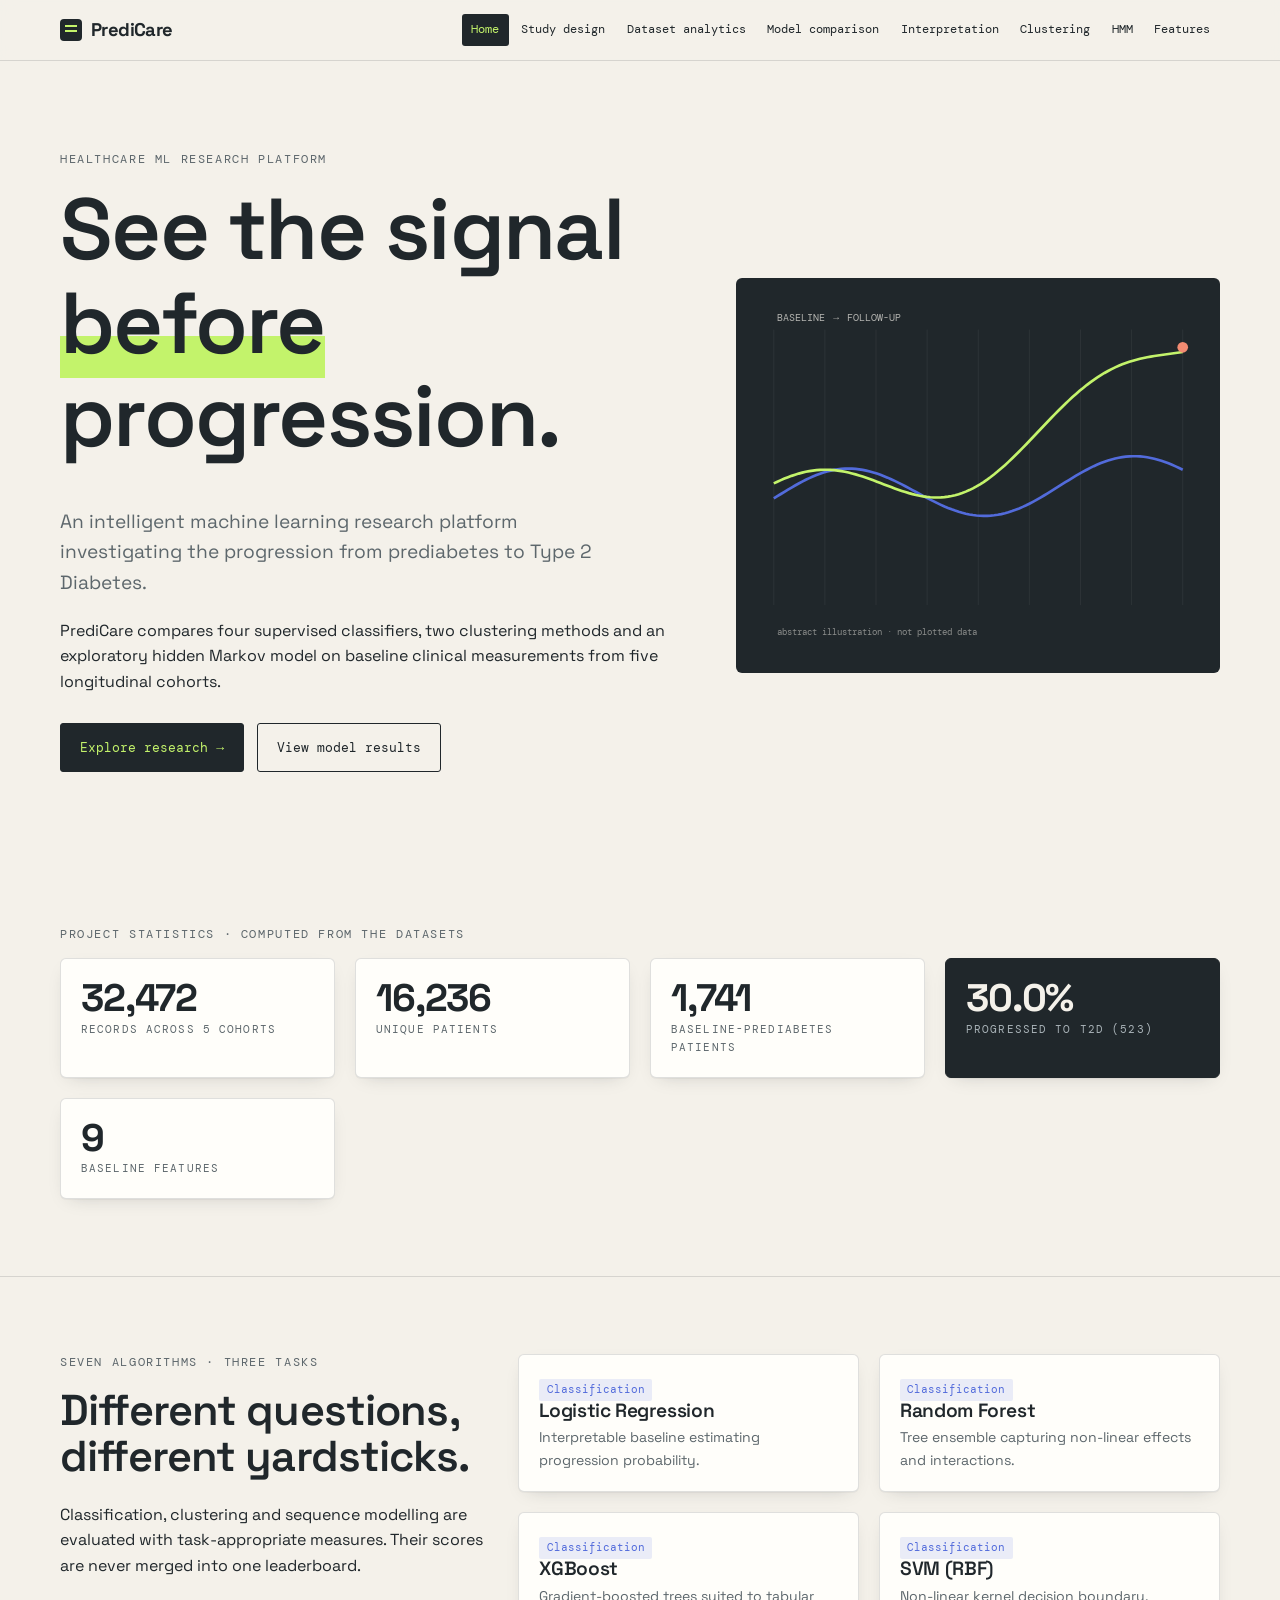
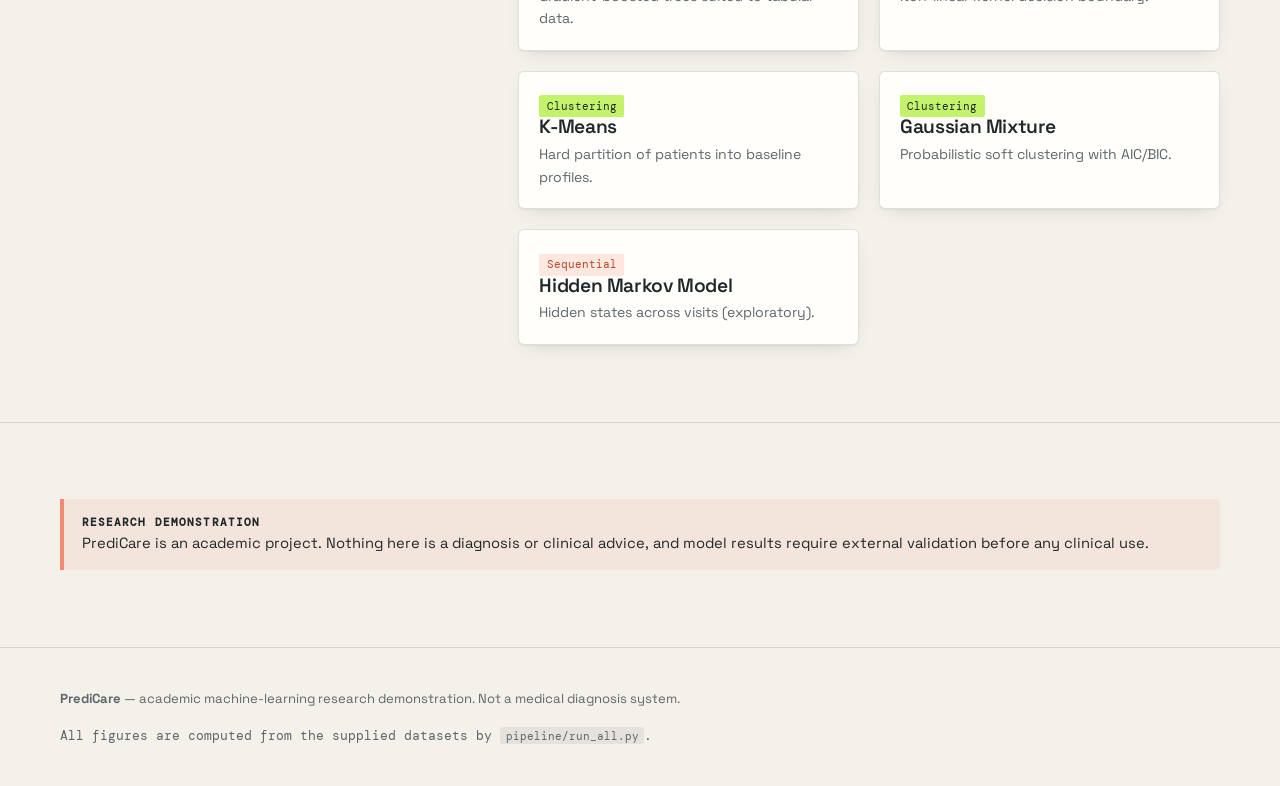
<file: web/index.html>
<!doctype html><html lang="en"><head><meta charset="utf-8"><meta name="viewport" content="width=device-width,initial-scale=1">
<title>Home · PrediCare</title>
<link rel="preconnect" href="https://fonts.googleapis.com"><link rel="preconnect" href="https://fonts.gstatic.com" crossorigin>
<link href="https://fonts.googleapis.com/css2?family=DM+Mono:wght@400;500&family=Space+Grotesk:wght@400;500;600;700&display=swap" rel="stylesheet">
<link rel="stylesheet" href="css/style.css"></head><body>
<div id="chrome-top"></div>

<section class="hero"><div class="wrap grid"><div>
<span class="eyebrow">Healthcare ML research platform</span>
<h1>See the signal <em>before</em> progression.</h1>
<p class="sub">An intelligent machine learning research platform investigating the progression from prediabetes to Type 2 Diabetes.</p>
<p>PrediCare compares four supervised classifiers, two clustering methods and an exploratory hidden Markov model on baseline clinical measurements from five longitudinal cohorts.</p>
<div class="cta"><a class="btn primary" href="study.html">Explore research →</a><a class="btn" href="models.html">View model results</a></div></div>
<div class="heroviz" role="img" aria-label="Abstract illustration of health signals diverging over time"><svg viewBox="0 0 500 400" id="hv"></svg></div></div></section>
<section class="block"><div class="wrap"><span class="eyebrow">Project statistics · computed from the datasets</span><div class="grid g4" id="stats"><p class="loading">Loading…</p></div></div></section>
<section class="block"><div class="wrap grid asym2"><div><span class="eyebrow">Seven algorithms · three tasks</span><h2>Different questions, different yardsticks.</h2><p>Classification, clustering and sequence modelling are evaluated with task-appropriate measures. Their scores are never merged into one leaderboard.</p></div>
<div id="algos" class="grid g2"></div></div></section>
<section class="block"><div class="wrap"><div class="warn"><b>Research demonstration</b>PrediCare is an academic project. Nothing here is a diagnosis or clinical advice, and model results require external validation before any clinical use.</div></div></section>
<div id="chrome-foot"></div>
<script src="https://cdn.plot.ly/plotly-2.35.2.min.js"></script>
<script src="js/common.js"></script><script src="js/home.js"></script></body></html>
</file>
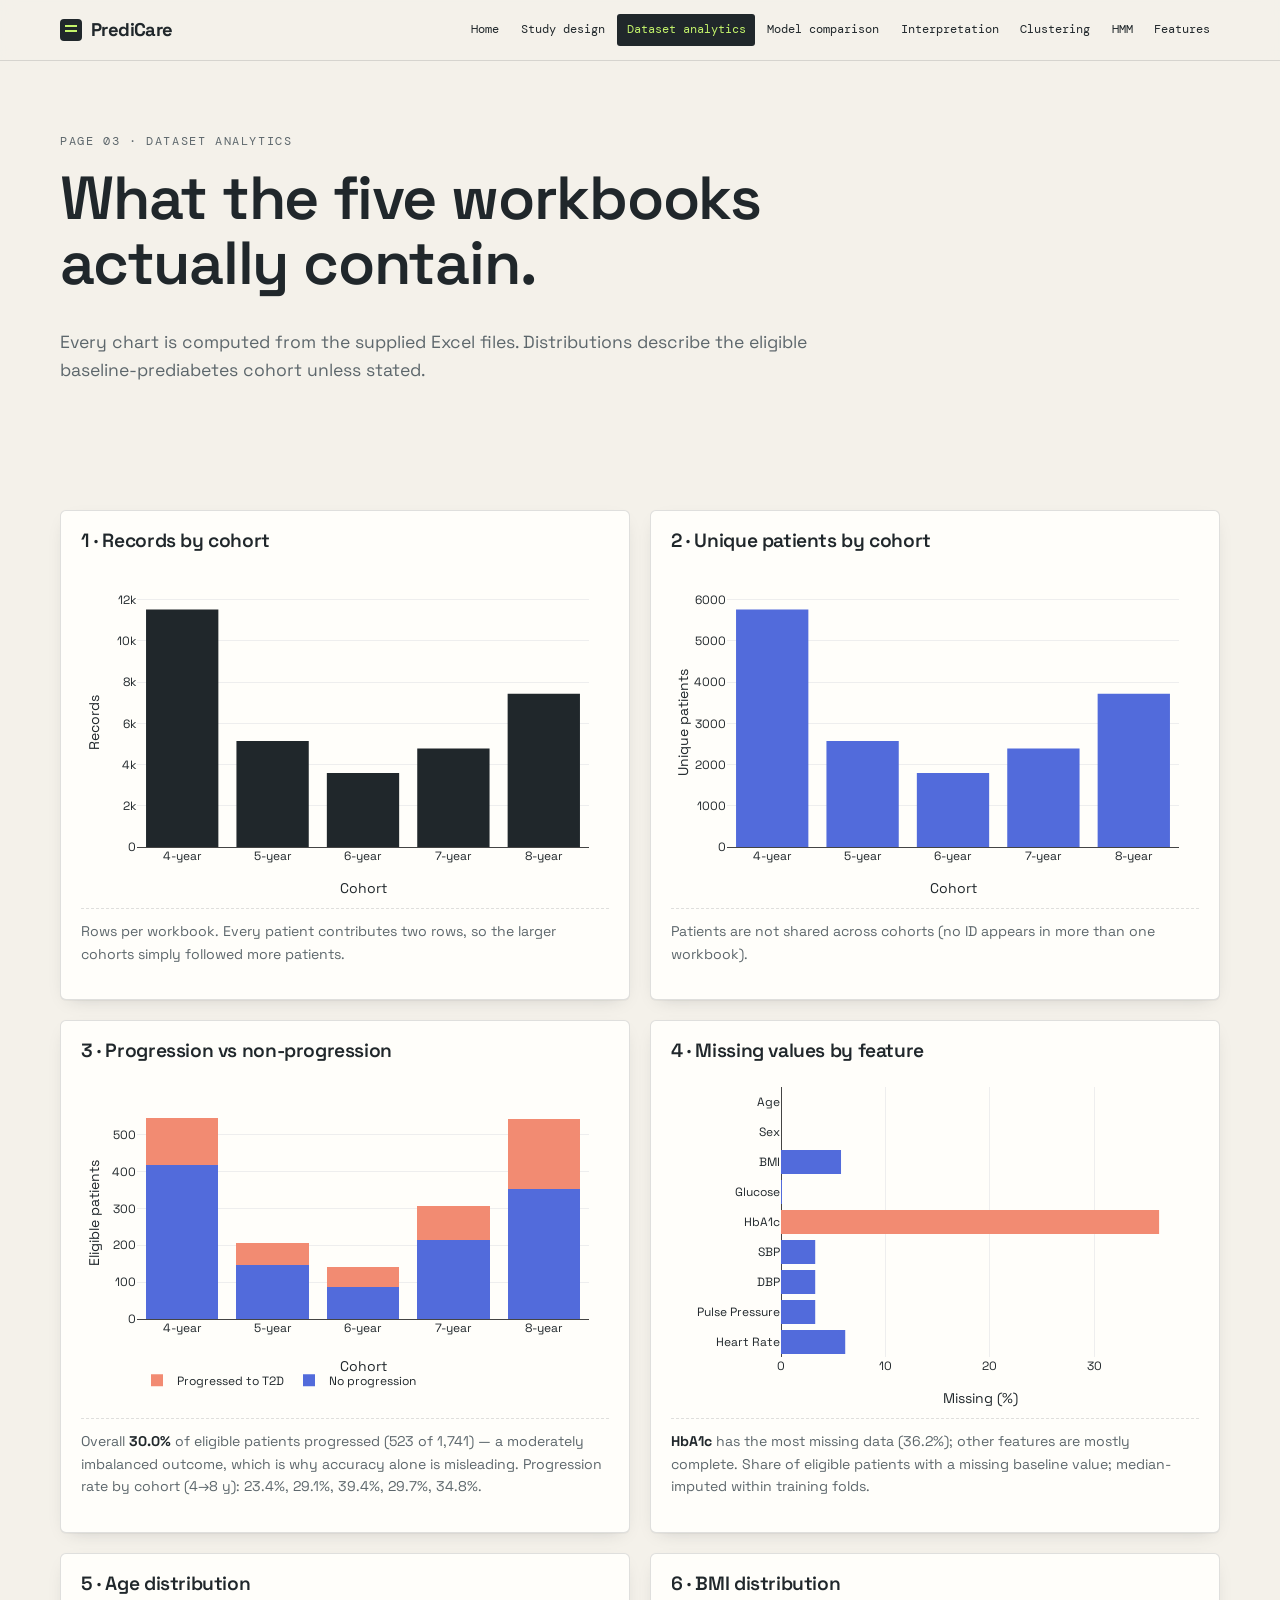
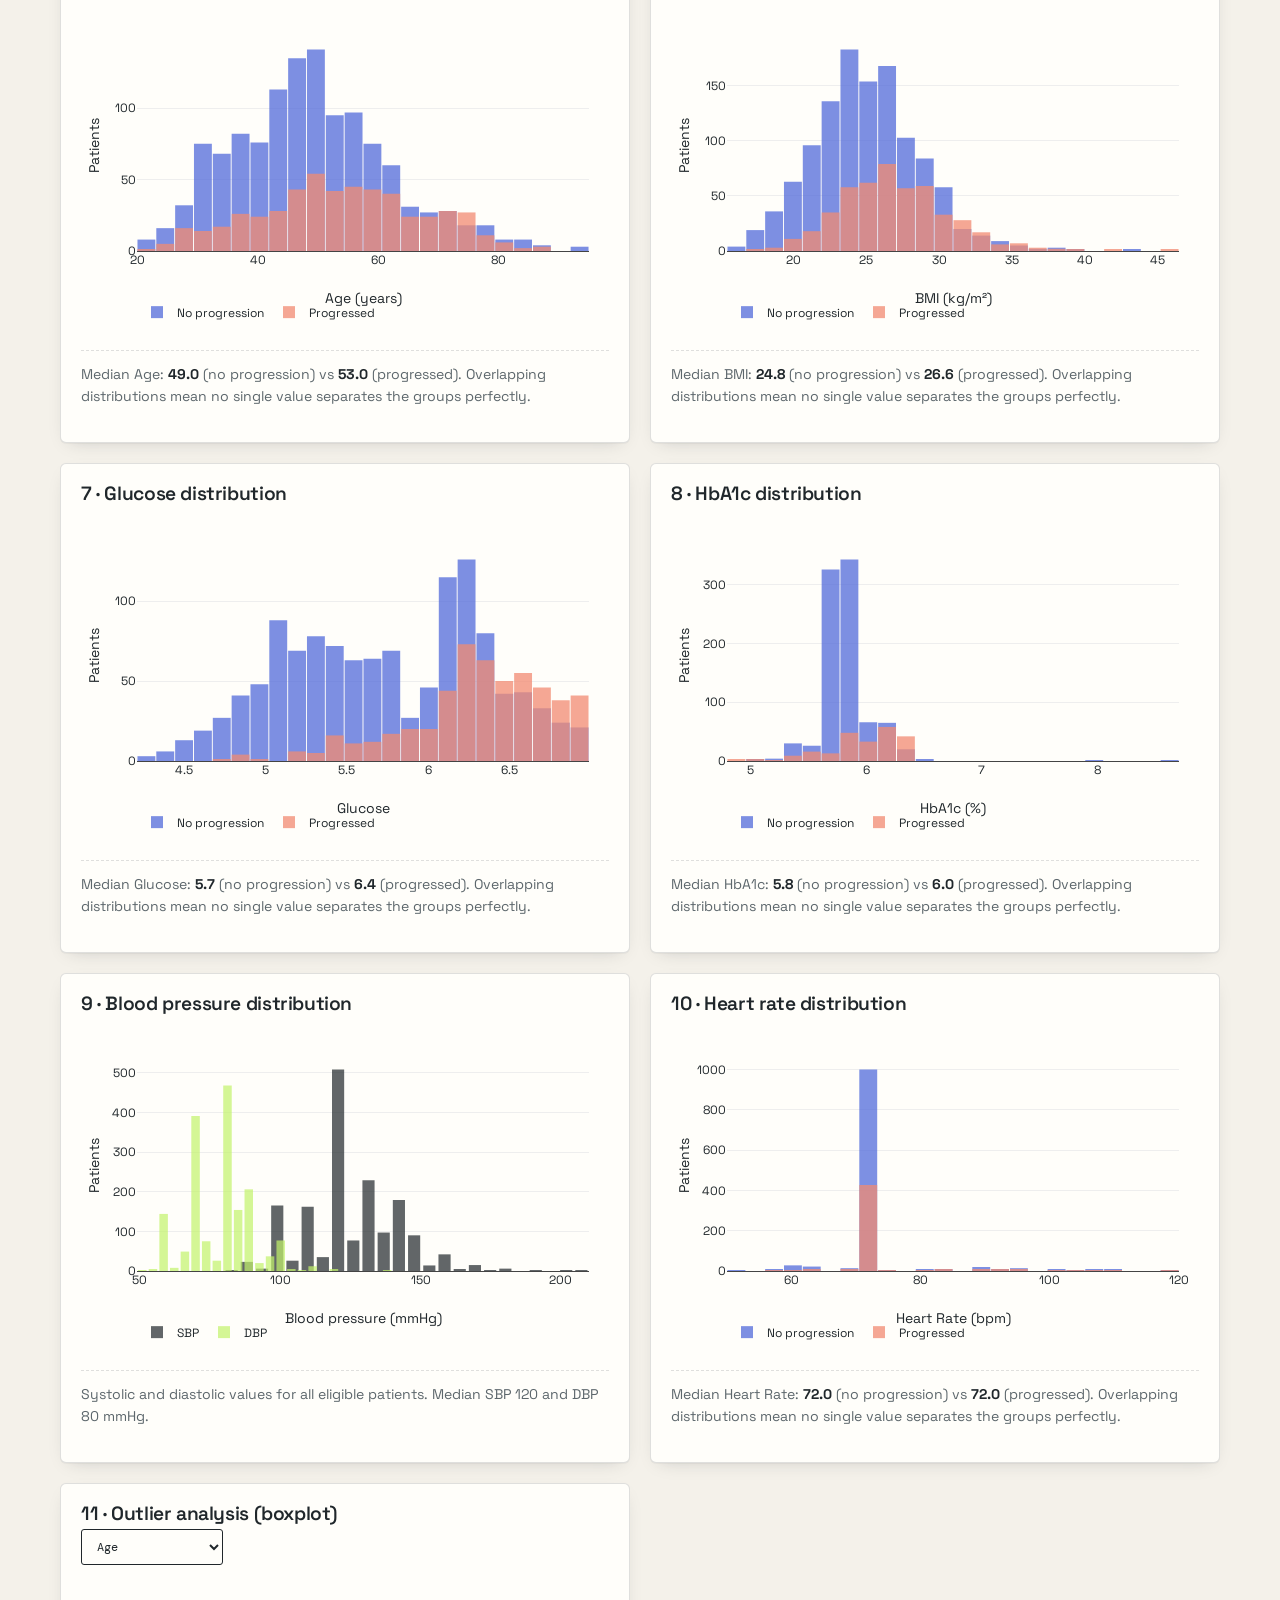
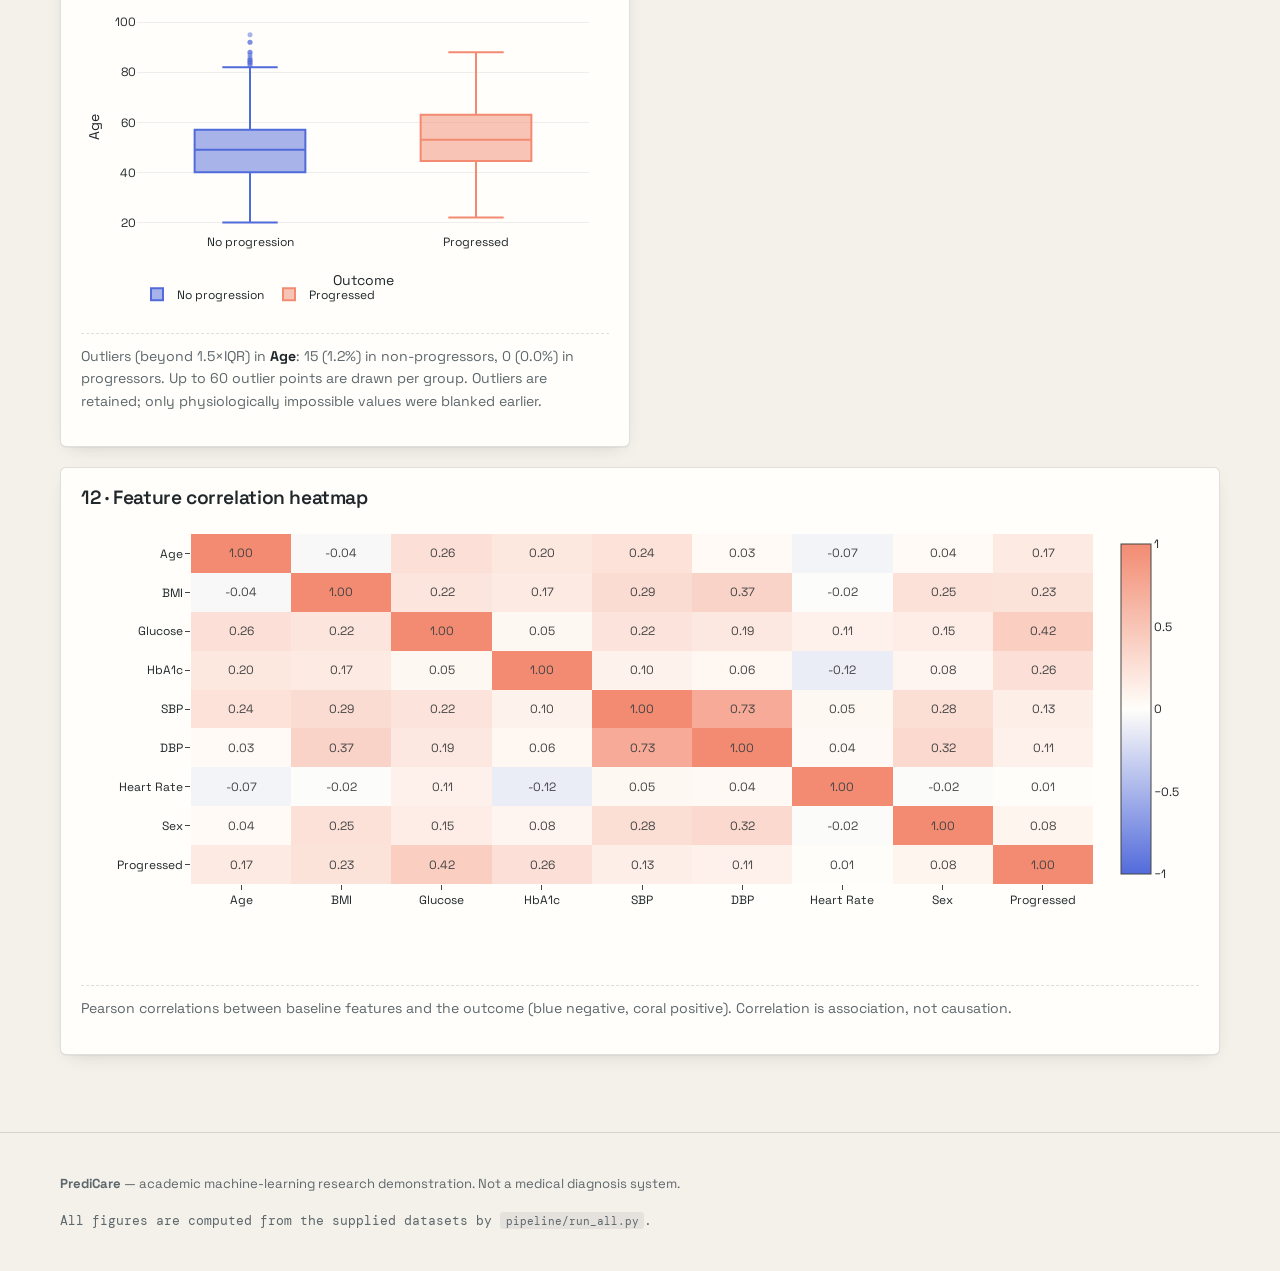
<file: web/analytics.html>
<!doctype html><html lang="en"><head><meta charset="utf-8"><meta name="viewport" content="width=device-width,initial-scale=1">
<title>Dataset analytics · PrediCare</title>
<link rel="preconnect" href="https://fonts.googleapis.com"><link rel="preconnect" href="https://fonts.gstatic.com" crossorigin>
<link href="https://fonts.googleapis.com/css2?family=DM+Mono:wght@400;500&family=Space+Grotesk:wght@400;500;600;700&display=swap" rel="stylesheet">
<link rel="stylesheet" href="css/style.css"></head><body>
<div id="chrome-top"></div>
<div class="wrap pagehead"><span class="eyebrow">Page 03 · Dataset analytics</span><h1>What the five workbooks actually contain.</h1><p>Every chart is computed from the supplied Excel files. Distributions describe the eligible baseline-prediabetes cohort unless stated.</p></div><section class="block"><div class="wrap"><div class="grid g2" id="charts"><p class="loading">Loading…</p></div></div></section>
<div id="chrome-foot"></div>
<script src="https://cdn.plot.ly/plotly-2.35.2.min.js"></script>
<script src="js/common.js"></script><script src="js/analytics.js"></script></body></html>
</file>
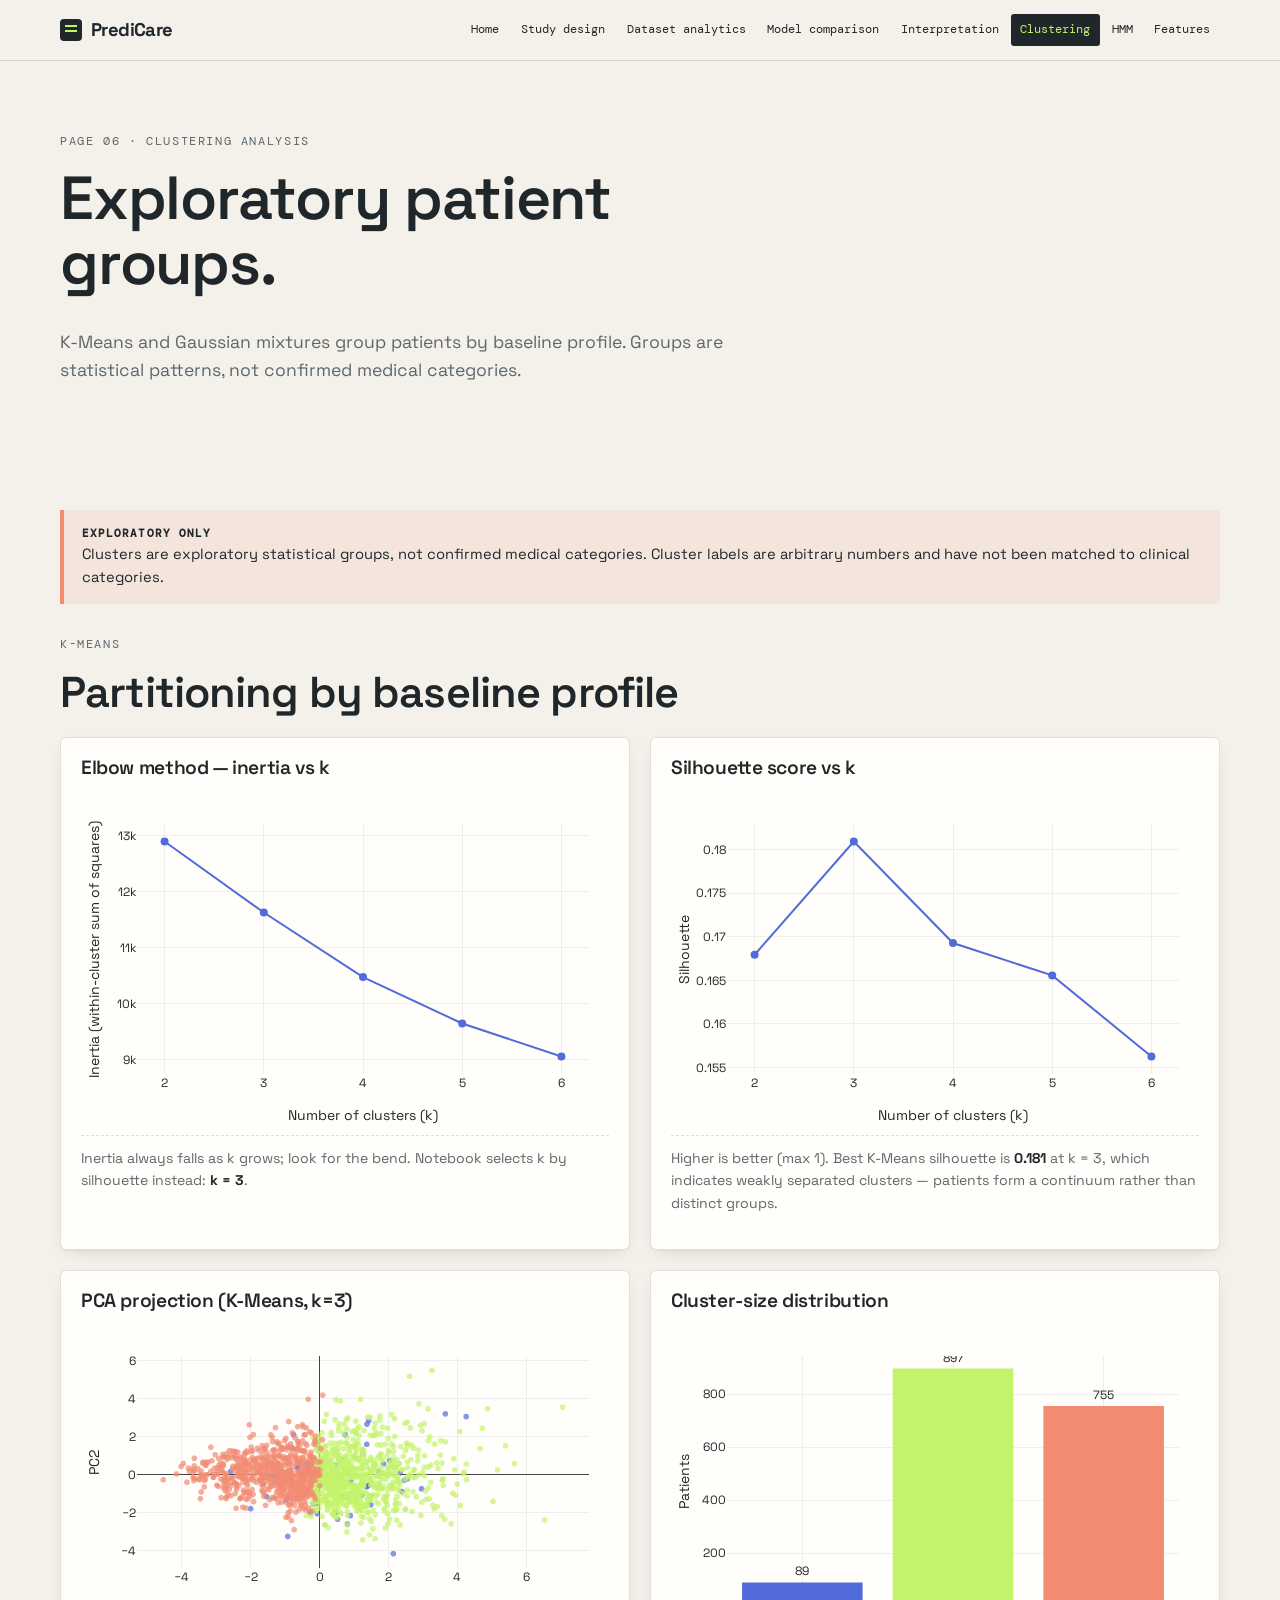
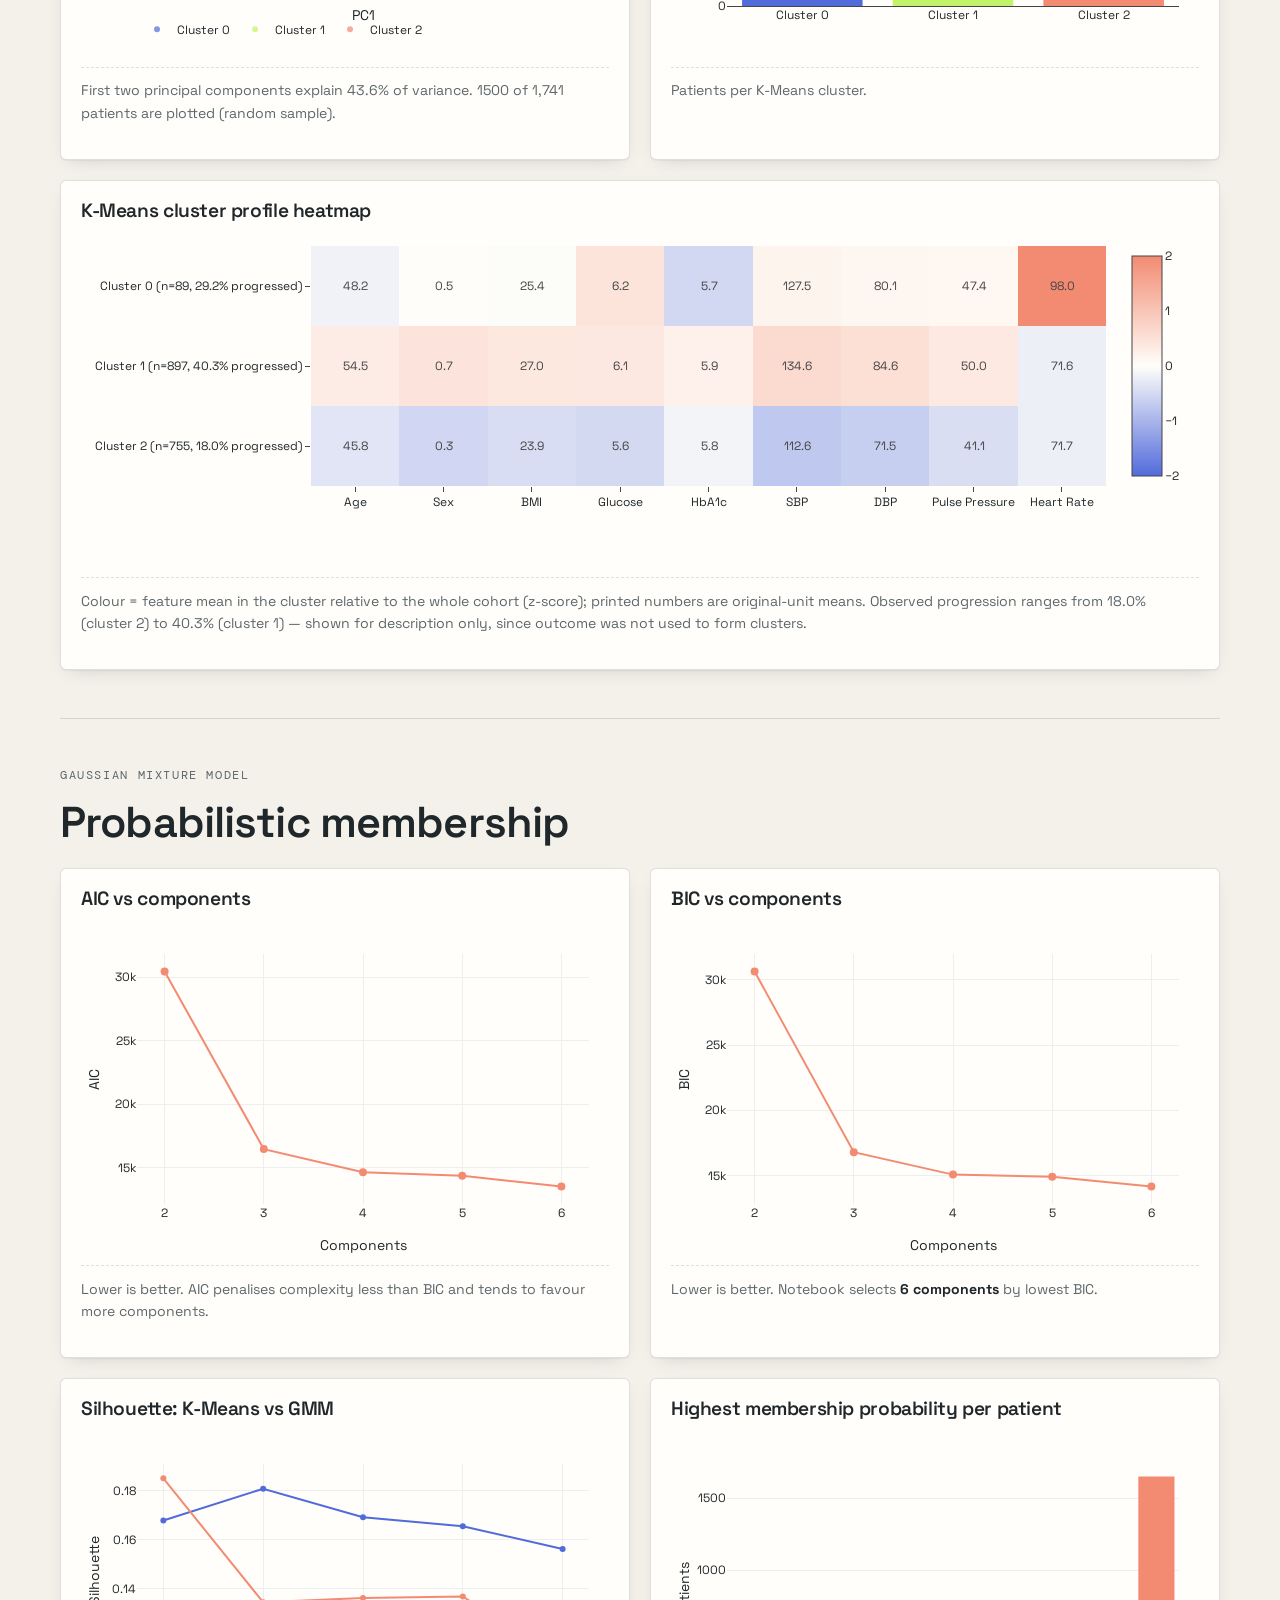
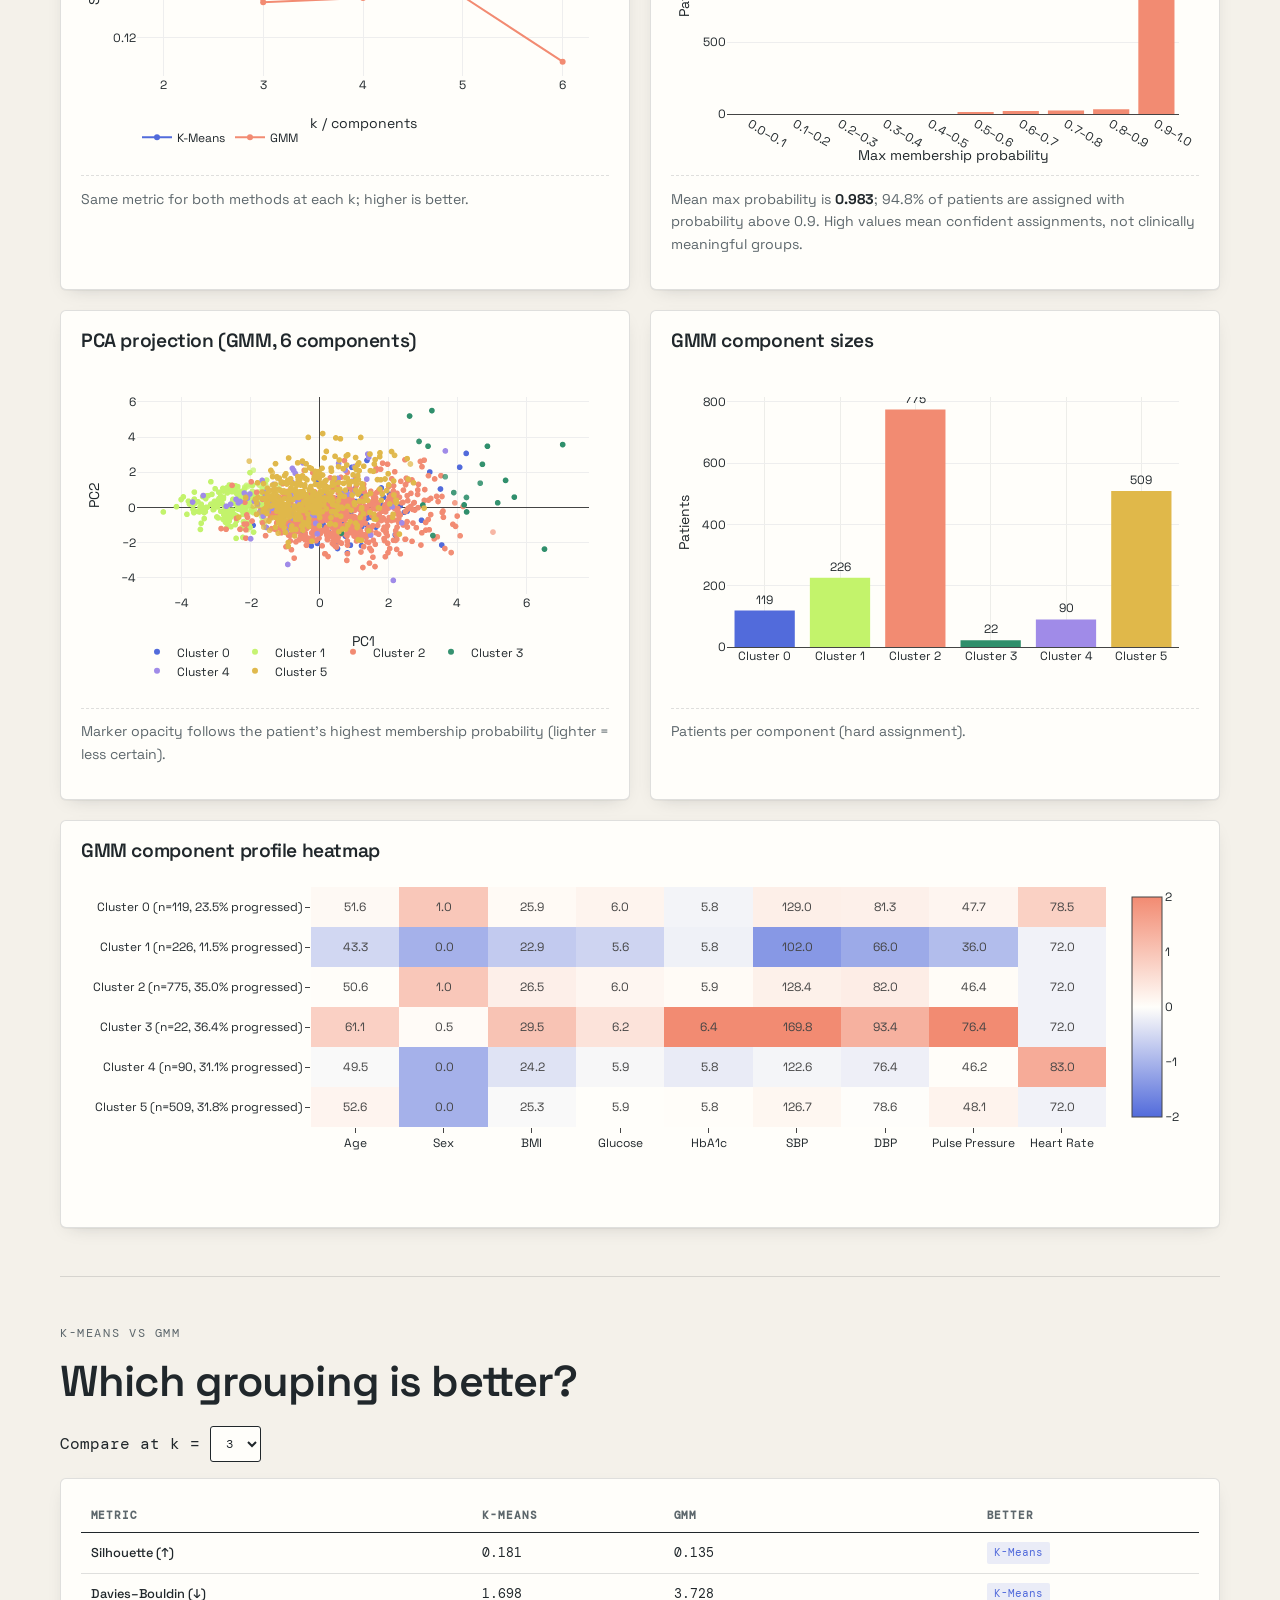
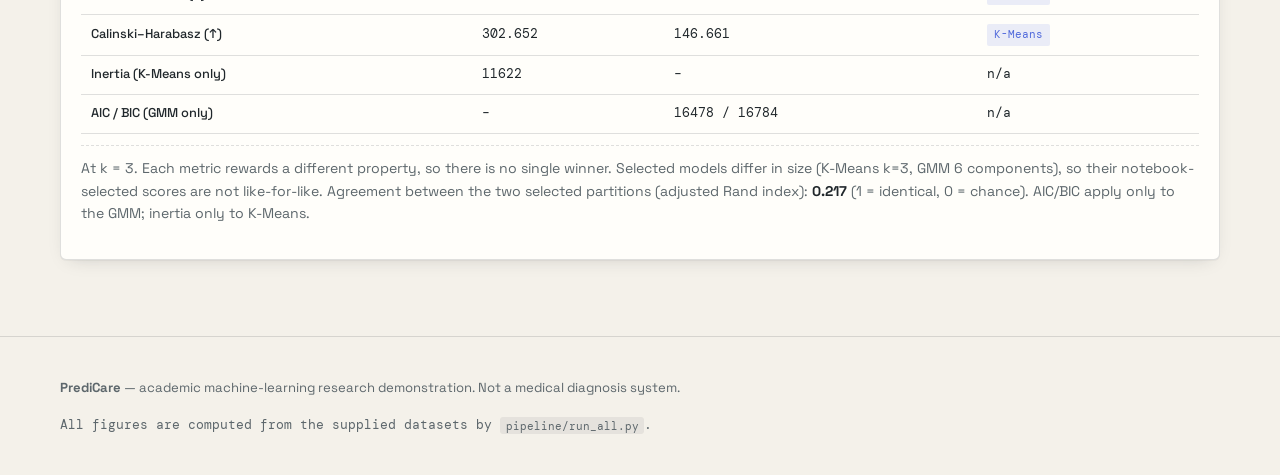
<file: web/clustering.html>
<!doctype html><html lang="en"><head><meta charset="utf-8"><meta name="viewport" content="width=device-width,initial-scale=1">
<title>Clustering · PrediCare</title>
<link rel="preconnect" href="https://fonts.googleapis.com"><link rel="preconnect" href="https://fonts.gstatic.com" crossorigin>
<link href="https://fonts.googleapis.com/css2?family=DM+Mono:wght@400;500&family=Space+Grotesk:wght@400;500;600;700&display=swap" rel="stylesheet">
<link rel="stylesheet" href="css/style.css"></head><body>
<div id="chrome-top"></div>
<div class="wrap pagehead"><span class="eyebrow">Page 06 · Clustering analysis</span><h1>Exploratory patient groups.</h1><p>K-Means and Gaussian mixtures group patients by baseline profile. Groups are statistical patterns, not confirmed medical categories.</p></div><section class="block"><div class="wrap" id="body"><p class="loading">Loading…</p></div></section>
<div id="chrome-foot"></div>
<script src="https://cdn.plot.ly/plotly-2.35.2.min.js"></script>
<script src="js/common.js"></script><script src="js/clustering.js"></script></body></html>
</file>
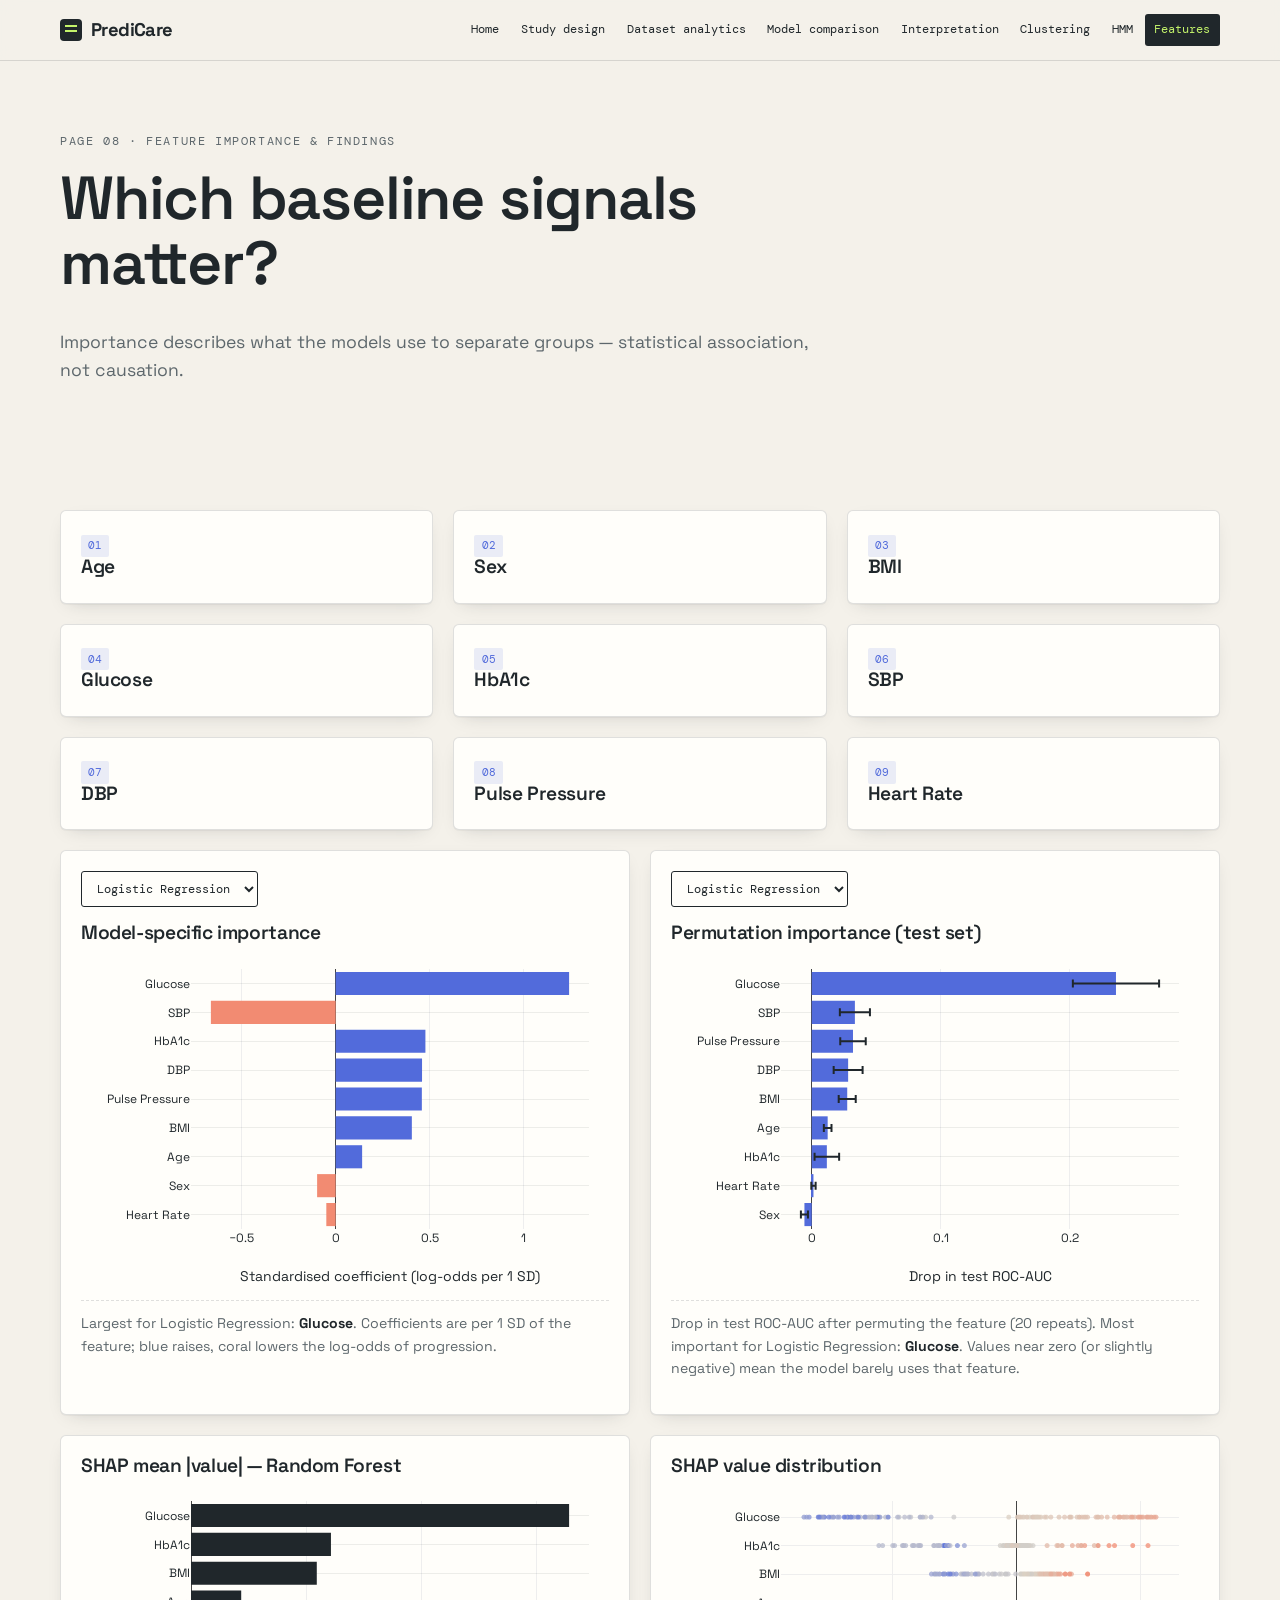
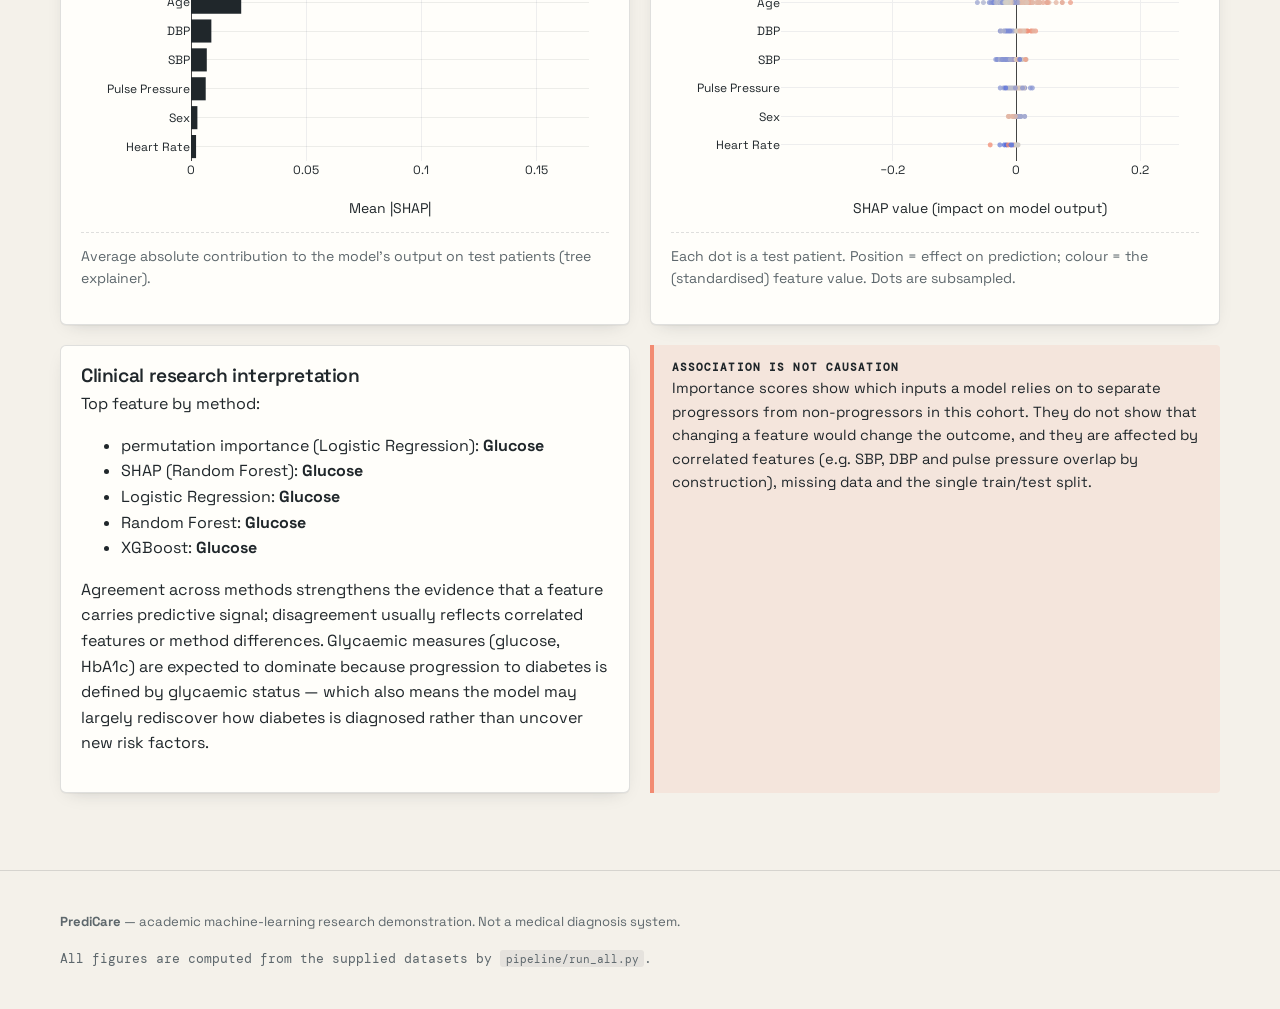
<file: web/features.html>
<!doctype html><html lang="en"><head><meta charset="utf-8"><meta name="viewport" content="width=device-width,initial-scale=1">
<title>Features · PrediCare</title>
<link rel="preconnect" href="https://fonts.googleapis.com"><link rel="preconnect" href="https://fonts.gstatic.com" crossorigin>
<link href="https://fonts.googleapis.com/css2?family=DM+Mono:wght@400;500&family=Space+Grotesk:wght@400;500;600;700&display=swap" rel="stylesheet">
<link rel="stylesheet" href="css/style.css"></head><body>
<div id="chrome-top"></div>
<div class="wrap pagehead"><span class="eyebrow">Page 08 · Feature importance & findings</span><h1>Which baseline signals matter?</h1><p>Importance describes what the models use to separate groups — statistical association, not causation.</p></div><section class="block"><div class="wrap" id="body"><p class="loading">Loading…</p></div></section>
<div id="chrome-foot"></div>
<script src="https://cdn.plot.ly/plotly-2.35.2.min.js"></script>
<script src="js/common.js"></script><script src="js/features.js"></script></body></html>
</file>
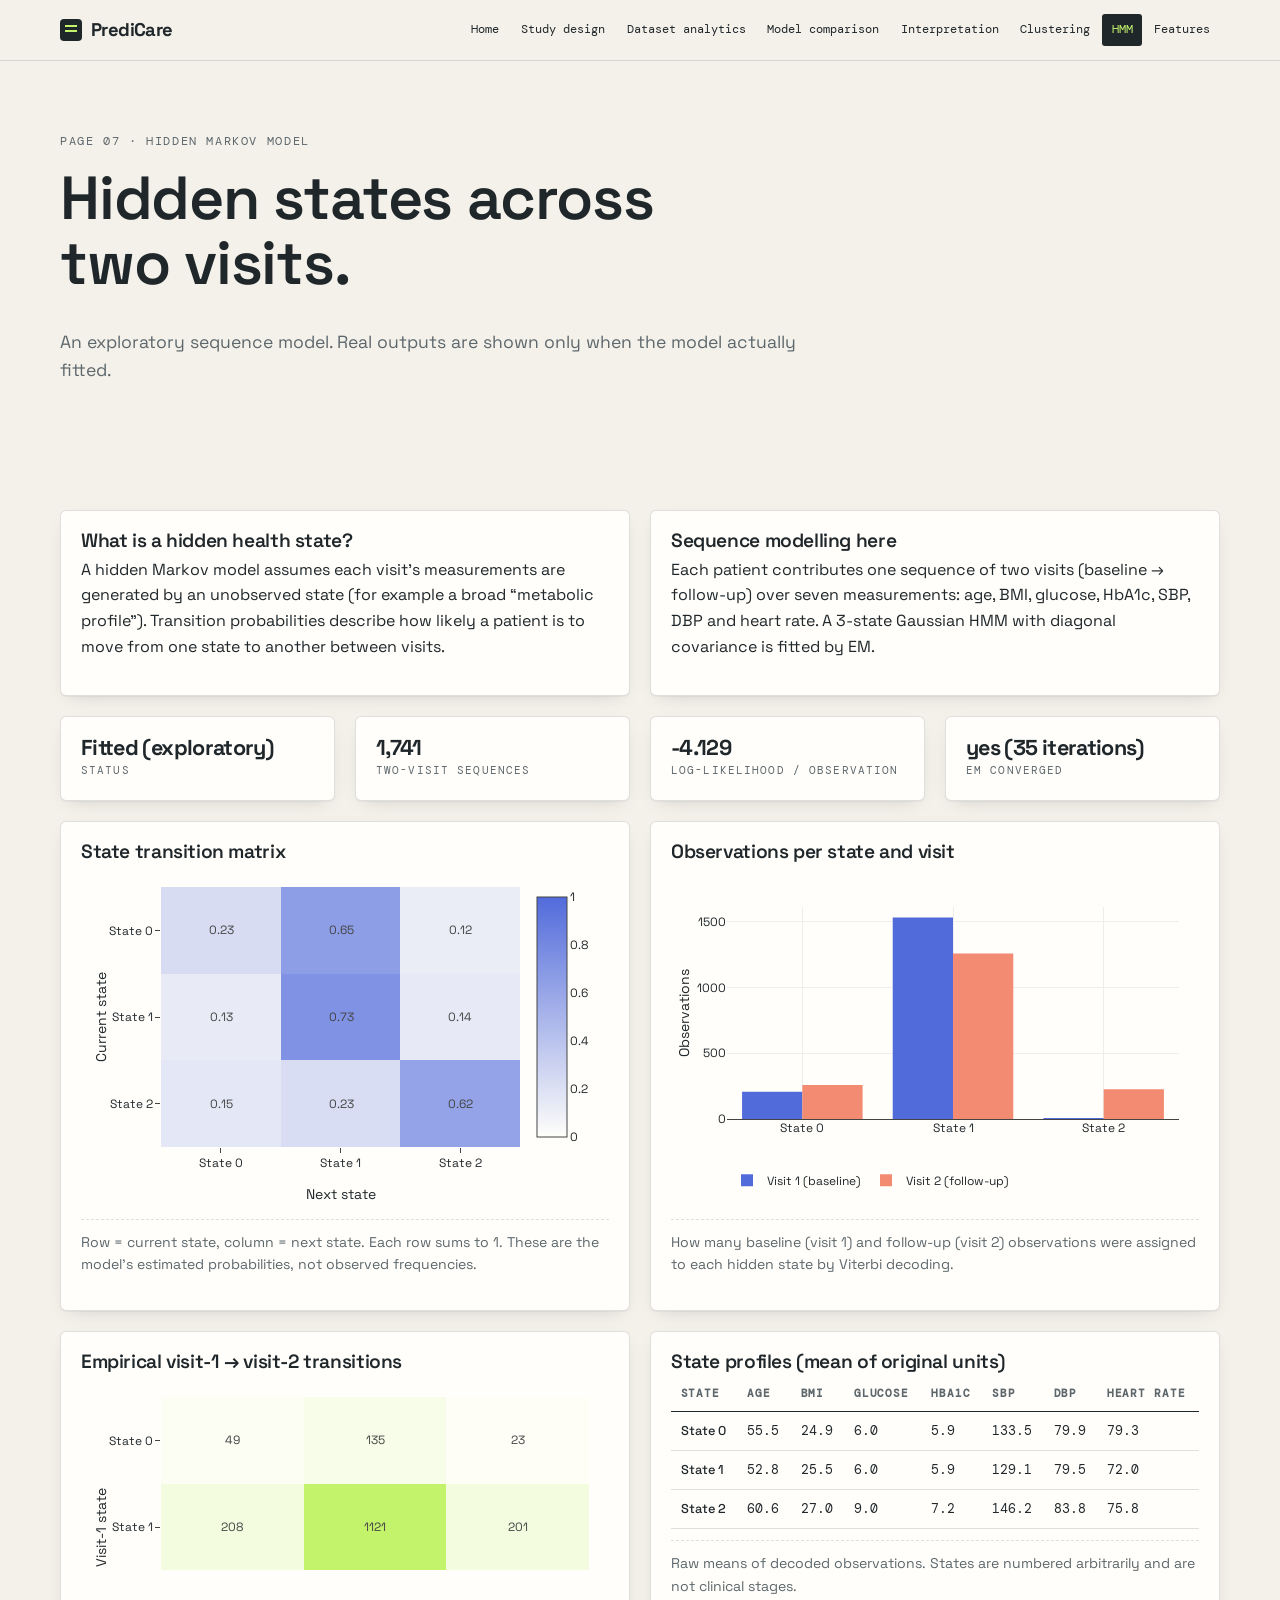
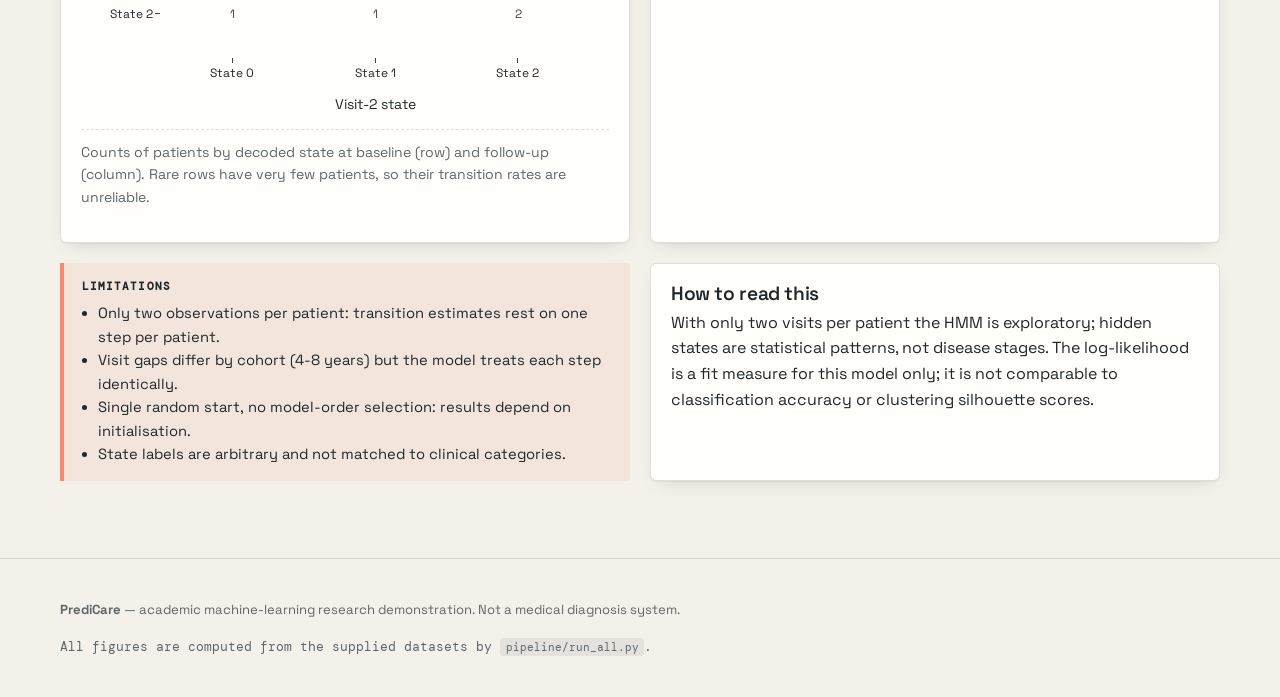
<file: web/hmm.html>
<!doctype html><html lang="en"><head><meta charset="utf-8"><meta name="viewport" content="width=device-width,initial-scale=1">
<title>Hidden Markov Model · PrediCare</title>
<link rel="preconnect" href="https://fonts.googleapis.com"><link rel="preconnect" href="https://fonts.gstatic.com" crossorigin>
<link href="https://fonts.googleapis.com/css2?family=DM+Mono:wght@400;500&family=Space+Grotesk:wght@400;500;600;700&display=swap" rel="stylesheet">
<link rel="stylesheet" href="css/style.css"></head><body>
<div id="chrome-top"></div>
<div class="wrap pagehead"><span class="eyebrow">Page 07 · Hidden Markov Model</span><h1>Hidden states across two visits.</h1><p>An exploratory sequence model. Real outputs are shown only when the model actually fitted.</p></div><section class="block"><div class="wrap" id="body"><p class="loading">Loading…</p></div></section>
<div id="chrome-foot"></div>
<script src="https://cdn.plot.ly/plotly-2.35.2.min.js"></script>
<script src="js/common.js"></script><script src="js/hmm.js"></script></body></html>
</file>
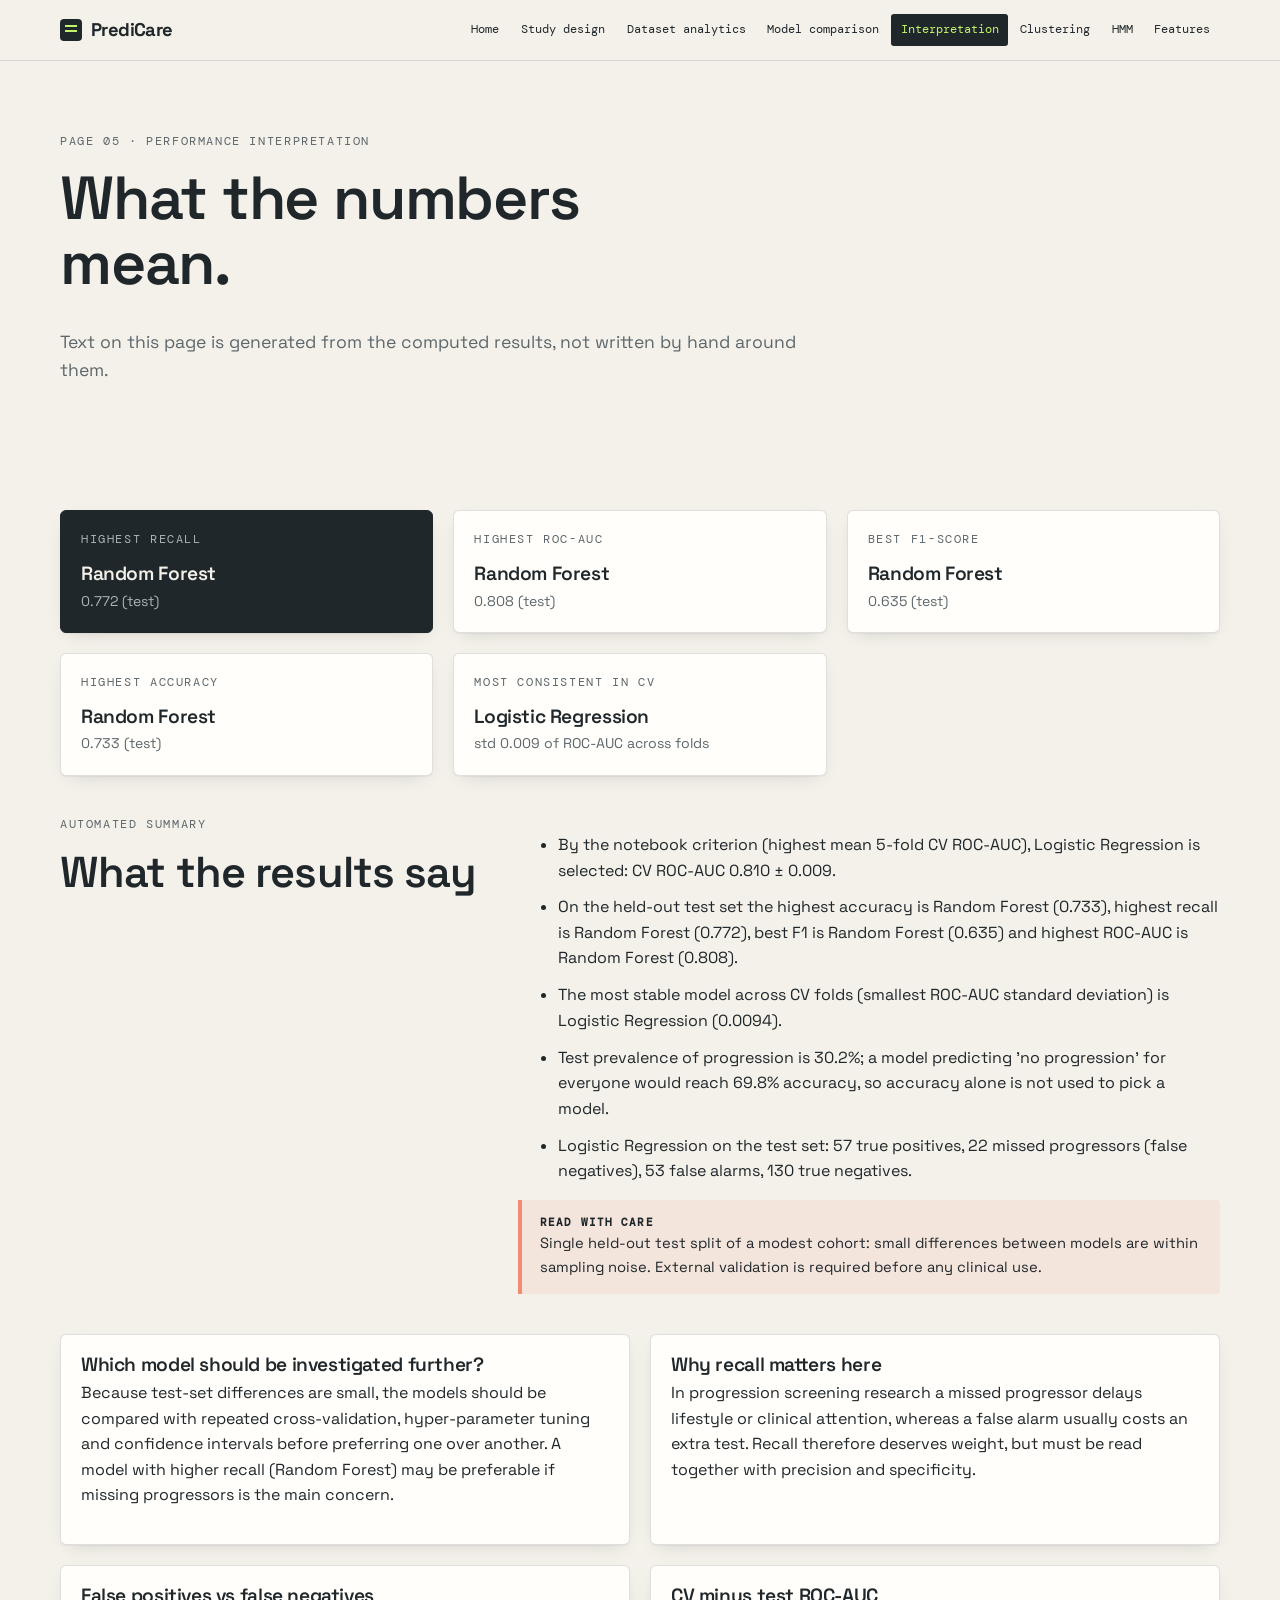
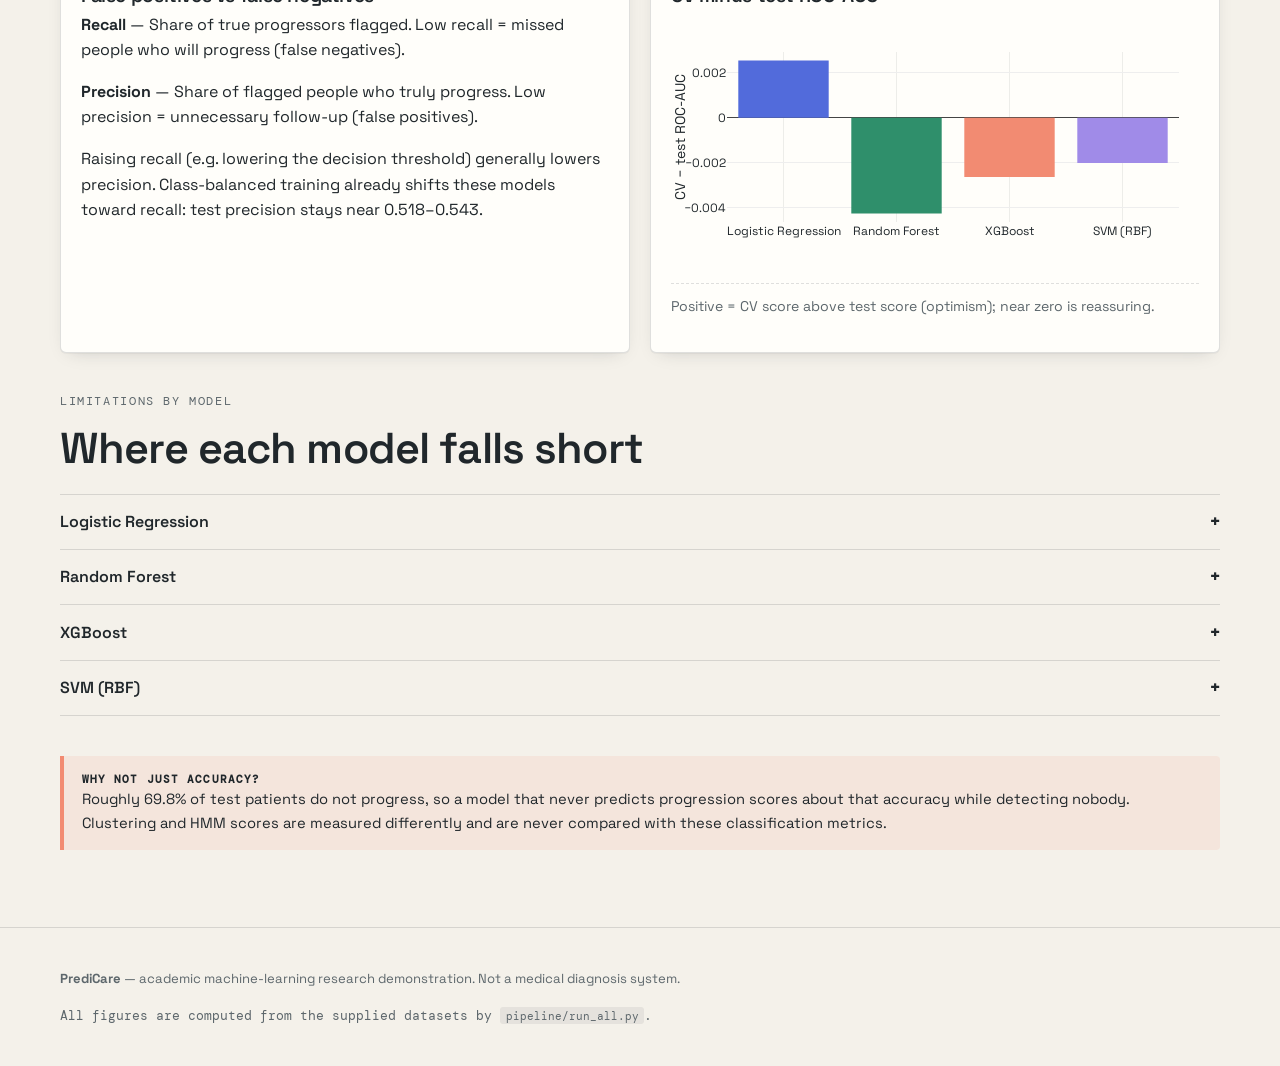
<file: web/interpretation.html>
<!doctype html><html lang="en"><head><meta charset="utf-8"><meta name="viewport" content="width=device-width,initial-scale=1">
<title>Interpretation · PrediCare</title>
<link rel="preconnect" href="https://fonts.googleapis.com"><link rel="preconnect" href="https://fonts.gstatic.com" crossorigin>
<link href="https://fonts.googleapis.com/css2?family=DM+Mono:wght@400;500&family=Space+Grotesk:wght@400;500;600;700&display=swap" rel="stylesheet">
<link rel="stylesheet" href="css/style.css"></head><body>
<div id="chrome-top"></div>
<div class="wrap pagehead"><span class="eyebrow">Page 05 · Performance interpretation</span><h1>What the numbers mean.</h1><p>Text on this page is generated from the computed results, not written by hand around them.</p></div><section class="block"><div class="wrap" id="report"><p class="loading">Loading…</p></div></section>
<div id="chrome-foot"></div>
<script src="https://cdn.plot.ly/plotly-2.35.2.min.js"></script>
<script src="js/common.js"></script><script src="js/interpretation.js"></script></body></html>
</file>
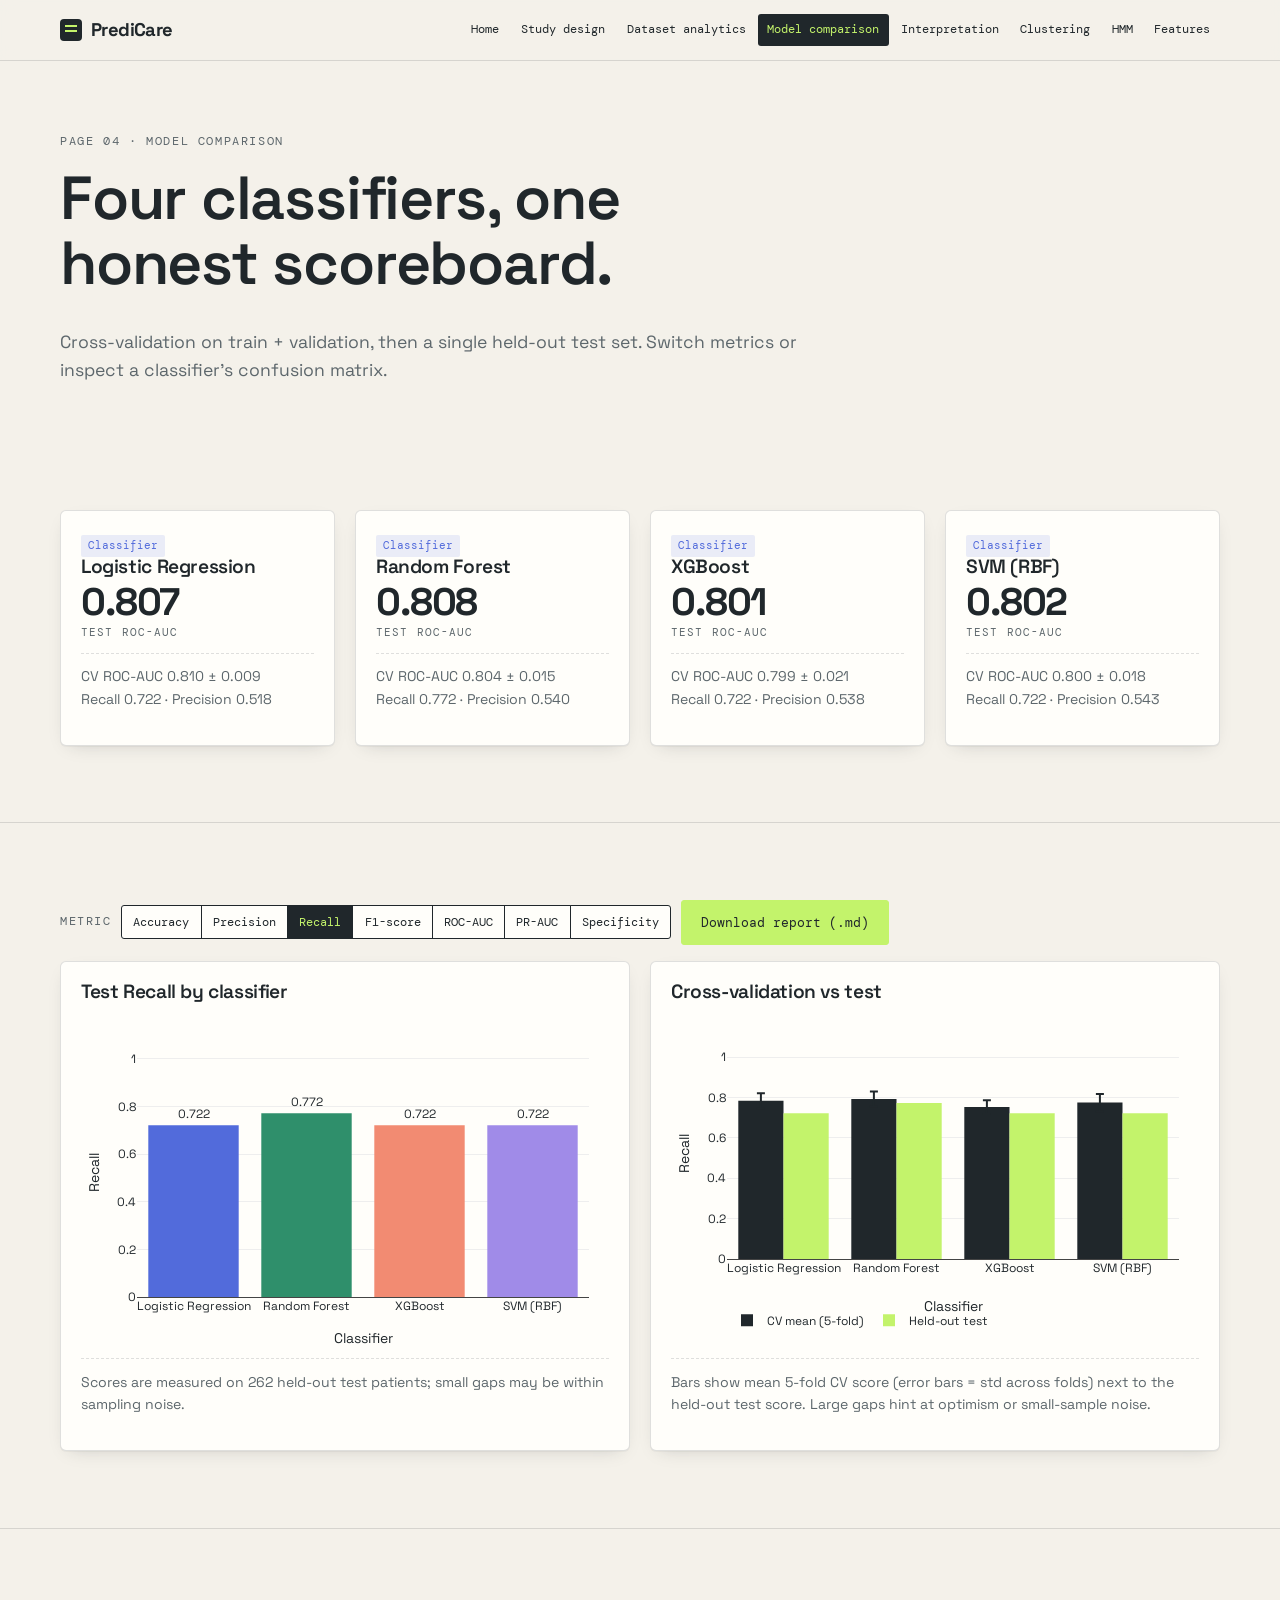
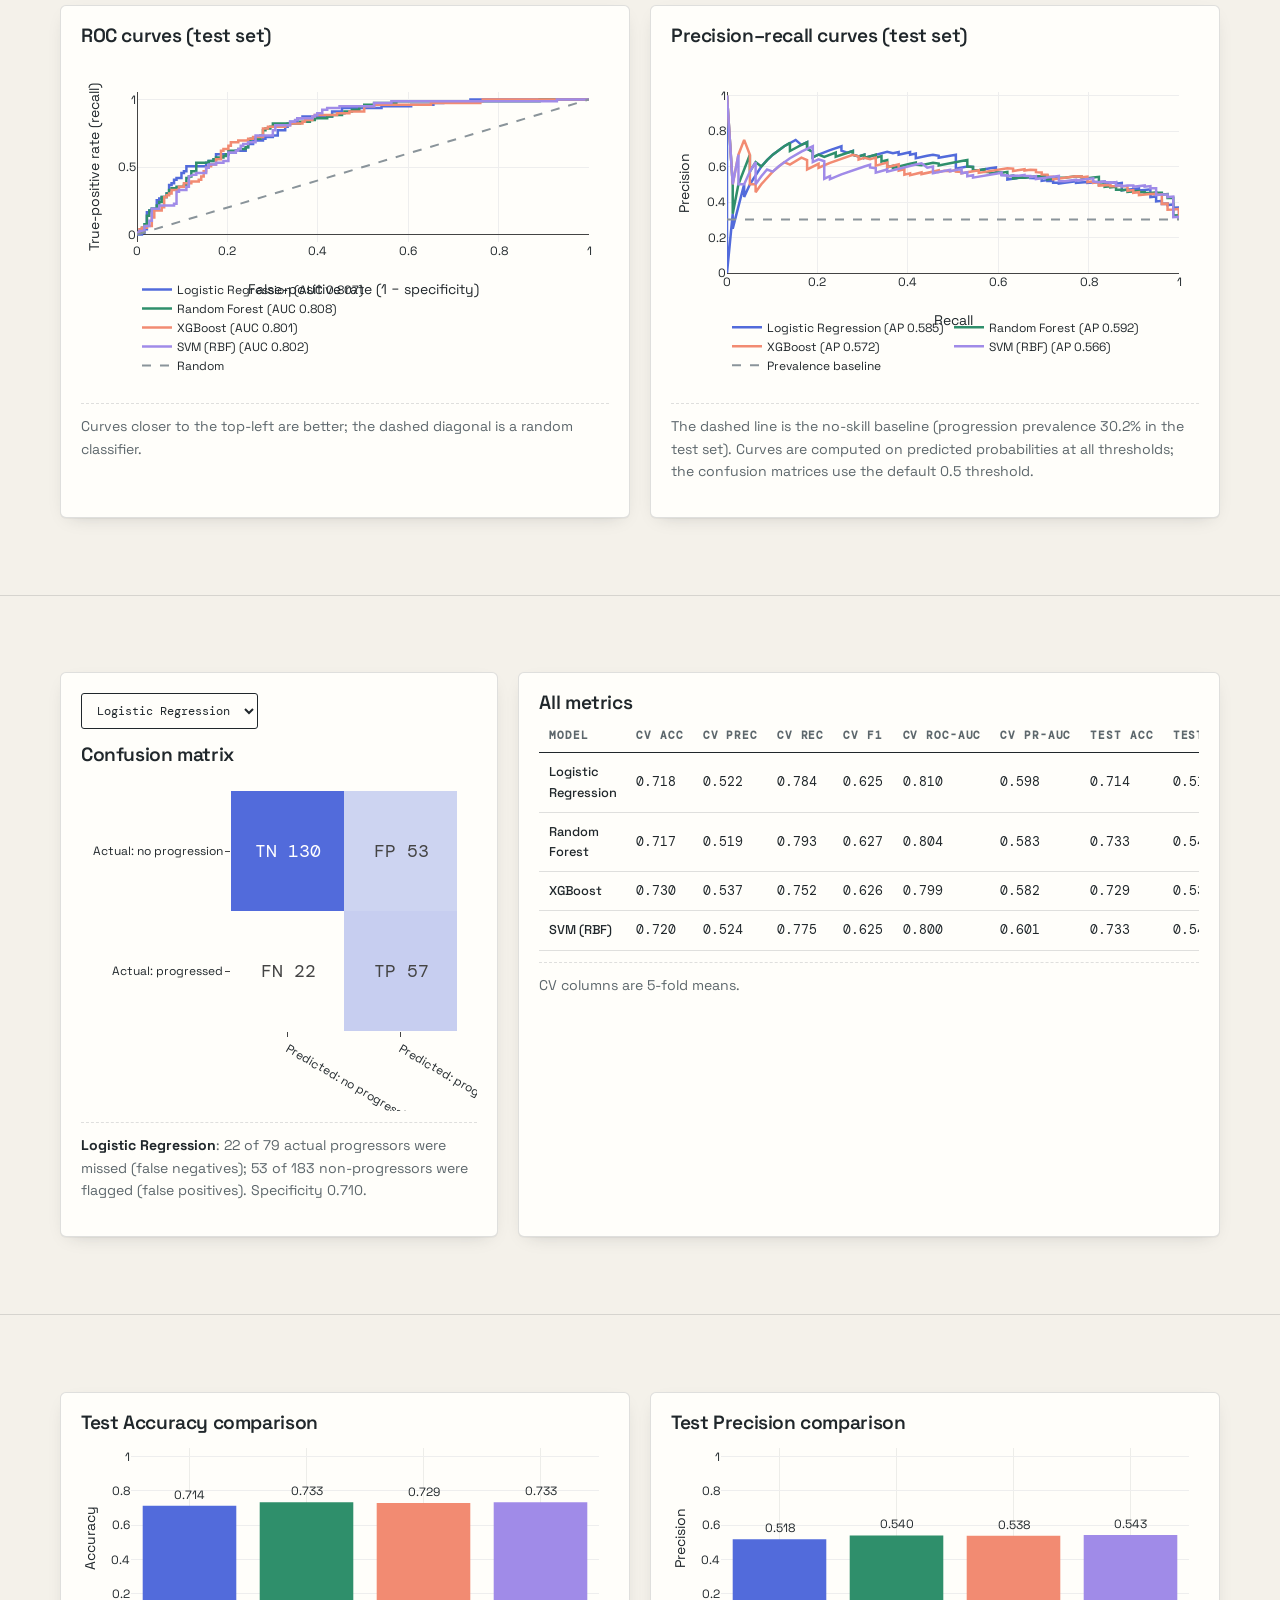
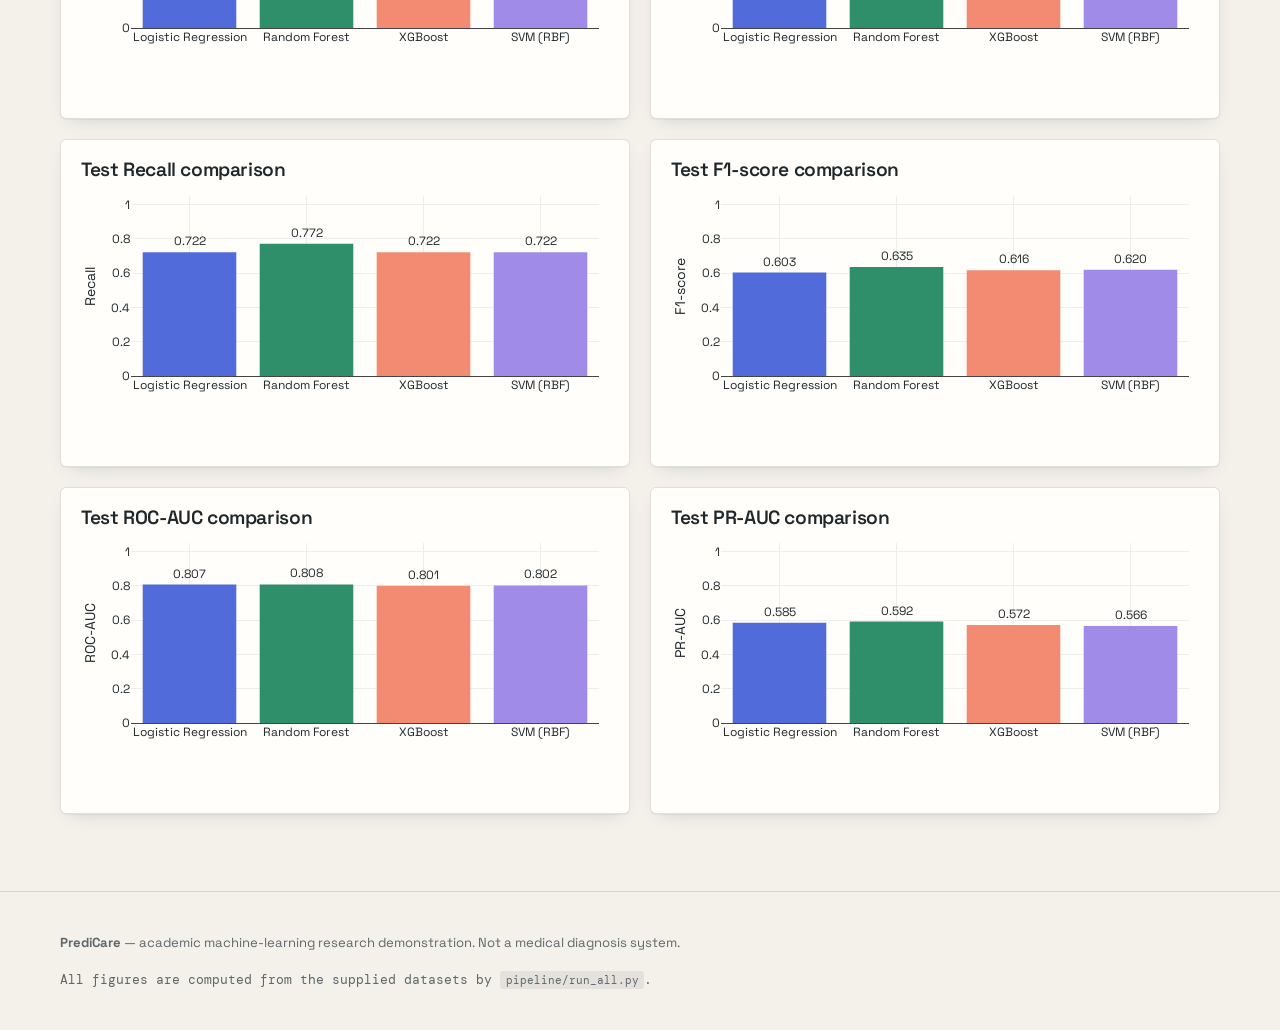
<file: web/models.html>
<!doctype html><html lang="en"><head><meta charset="utf-8"><meta name="viewport" content="width=device-width,initial-scale=1">
<title>Model comparison · PrediCare</title>
<link rel="preconnect" href="https://fonts.googleapis.com"><link rel="preconnect" href="https://fonts.gstatic.com" crossorigin>
<link href="https://fonts.googleapis.com/css2?family=DM+Mono:wght@400;500&family=Space+Grotesk:wght@400;500;600;700&display=swap" rel="stylesheet">
<link rel="stylesheet" href="css/style.css"></head><body>
<div id="chrome-top"></div>
<div class="wrap pagehead"><span class="eyebrow">Page 04 · Model comparison</span><h1>Four classifiers, one honest scoreboard.</h1><p>Cross-validation on train + validation, then a single held-out test set. Switch metrics or inspect a classifier's confusion matrix.</p></div>
<section class="block"><div class="wrap"><div class="grid g4" id="cards"></div></div></section>
<section class="block"><div class="wrap"><div class="controls"><span class="eyebrow" style="margin:0">Metric</span><div class="seg" id="seg"></div><button class="btn lime" id="dl">Download report (.md)</button></div>
<div class="grid g2"><div class="card"><h3 id="t-bar">Test performance</h3><div id="c-bar" class="chart"></div><p class="note" id="n-bar"></p></div><div class="card"><h3>Cross-validation vs test</h3><div id="c-cvtest" class="chart"></div><p class="note">Bars show mean 5-fold CV score (error bars = std across folds) next to the held-out test score. Large gaps hint at optimism or small-sample noise.</p></div></div></div></section>
<section class="block"><div class="wrap"><div class="grid g2"><div class="card"><h3>ROC curves (test set)</h3><div id="c-roc" class="chart"></div><p class="note">Curves closer to the top-left are better; the dashed diagonal is a random classifier.</p></div><div class="card"><h3>Precision–recall curves (test set)</h3><div id="c-pr" class="chart"></div><p class="note" id="n-pr"></p></div></div></div></section>
<section class="block"><div class="wrap grid asym2"><div class="card"><div class="controls"><select id="msel"></select></div><h3>Confusion matrix</h3><div id="c-cm" class="chart"></div><p class="note" id="n-cm"></p></div><div class="card"><h3>All metrics</h3><div class="scroll" id="tbl"></div><p class="note">CV columns are 5-fold means.</p></div></div></section>
<section class="block"><div class="wrap"><div class="grid g2" id="small"></div></div></section>
<div id="chrome-foot"></div>
<script src="https://cdn.plot.ly/plotly-2.35.2.min.js"></script>
<script src="js/common.js"></script><script src="js/models.js"></script></body></html>
</file>
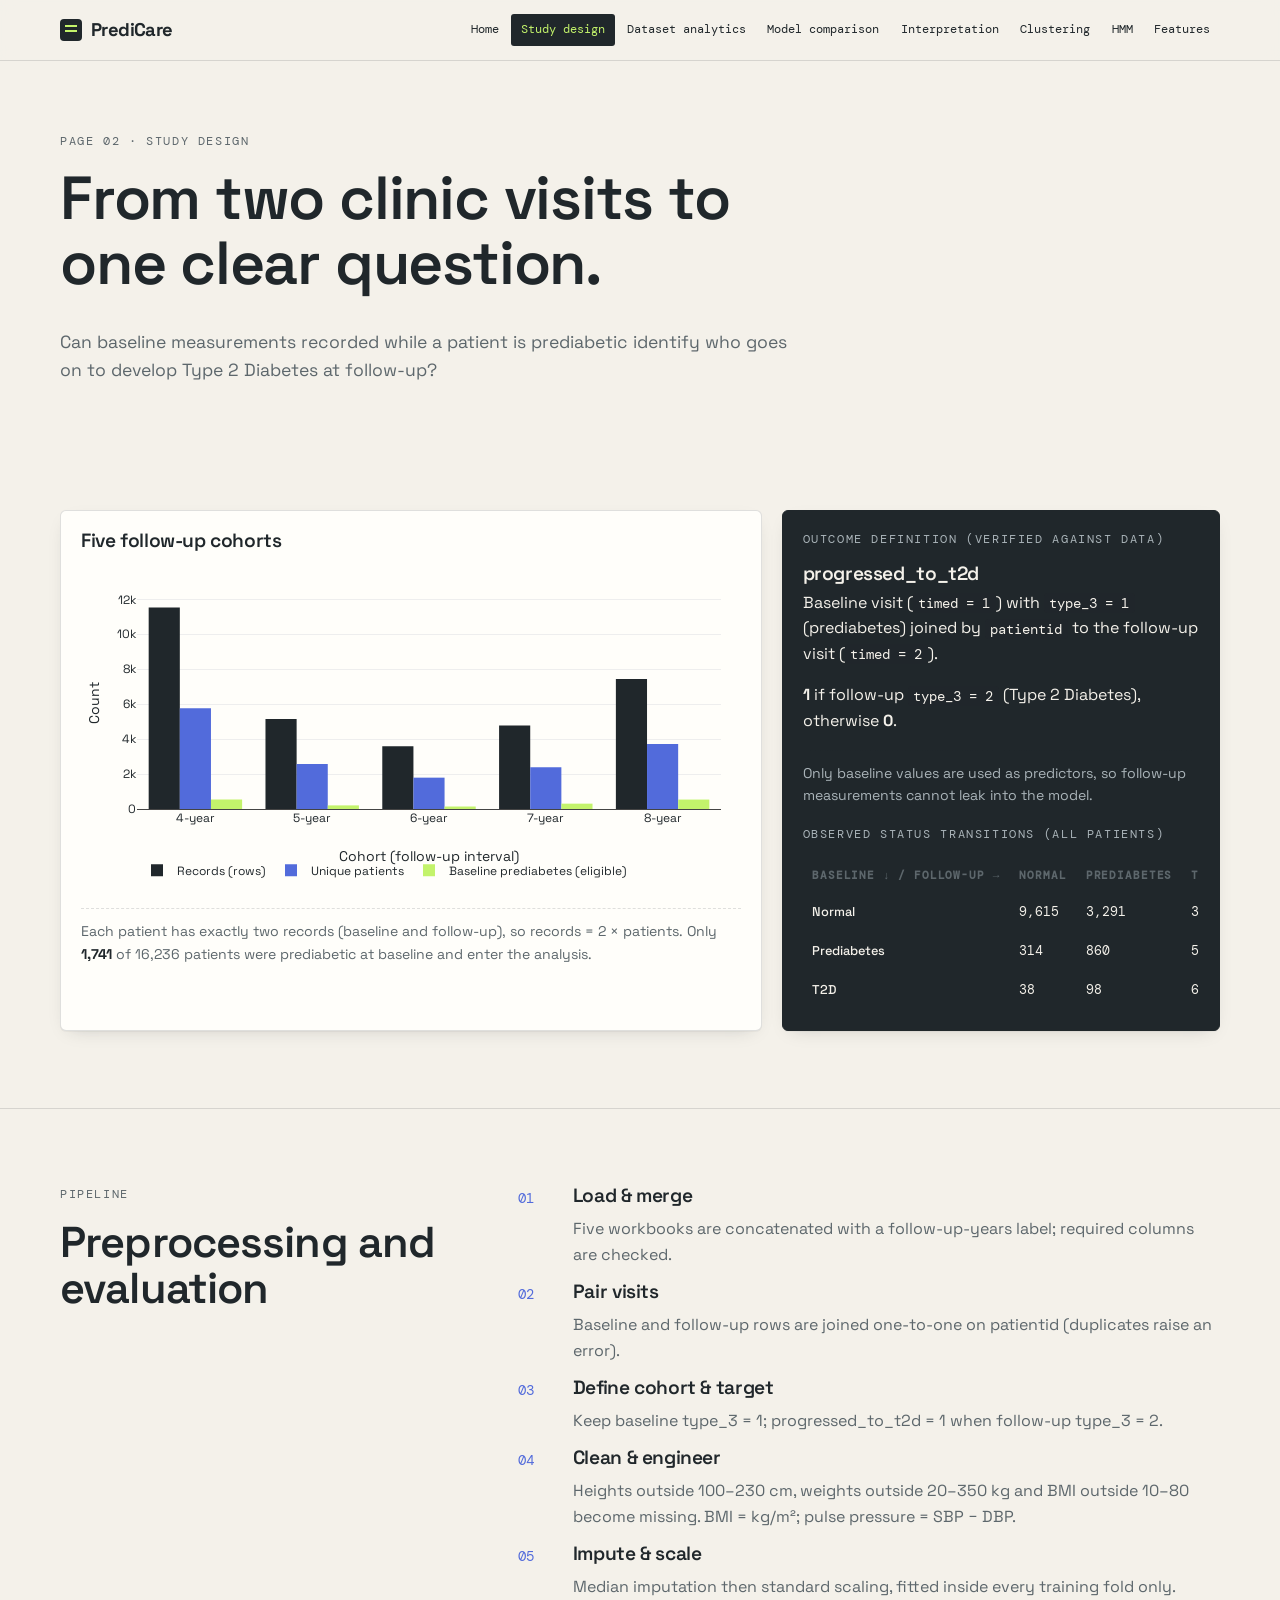
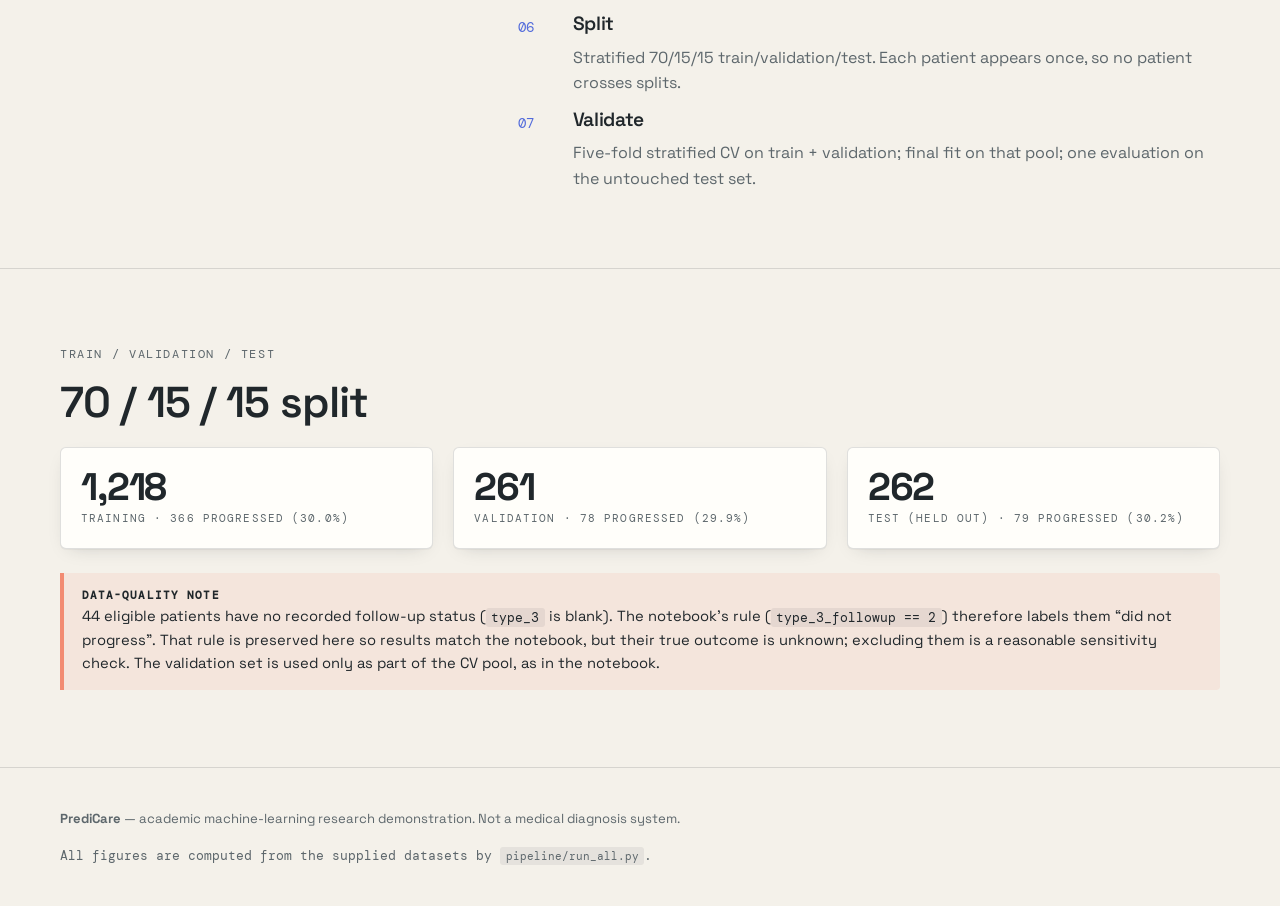
<file: web/study.html>
<!doctype html><html lang="en"><head><meta charset="utf-8"><meta name="viewport" content="width=device-width,initial-scale=1">
<title>Study design · PrediCare</title>
<link rel="preconnect" href="https://fonts.googleapis.com"><link rel="preconnect" href="https://fonts.gstatic.com" crossorigin>
<link href="https://fonts.googleapis.com/css2?family=DM+Mono:wght@400;500&family=Space+Grotesk:wght@400;500;600;700&display=swap" rel="stylesheet">
<link rel="stylesheet" href="css/style.css"></head><body>
<div id="chrome-top"></div>
<div class="wrap pagehead"><span class="eyebrow">Page 02 · Study design</span><h1>From two clinic visits to one clear question.</h1><p>Can baseline measurements recorded while a patient is prediabetic identify who goes on to develop Type 2 Diabetes at follow-up?</p></div>
<section class="block"><div class="wrap grid asym"><div class="card"><h3>Five follow-up cohorts</h3><div id="c-cohort" class="chart"></div><p class="note" id="n-cohort"></p></div>
<div class="card dark"><span class="eyebrow">Outcome definition (verified against data)</span><h3>progressed_to_t2d</h3><p>Baseline visit (<code>timed = 1</code>) with <code>type_3 = 1</code> (prediabetes) joined by <code>patientid</code> to the follow-up visit (<code>timed = 2</code>).</p><p><b>1</b> if follow-up <code>type_3 = 2</code> (Type 2 Diabetes), otherwise <b>0</b>.</p><p class="note">Only baseline values are used as predictors, so follow-up measurements cannot leak into the model.</p><div id="transition"></div></div></div></section>
<section class="block"><div class="wrap grid asym2"><div><span class="eyebrow">Pipeline</span><h2>Preprocessing and evaluation</h2></div><ol class="steps" id="steps"></ol></div></section>
<section class="block"><div class="wrap"><span class="eyebrow">Train / validation / test</span><h2>70 / 15 / 15 split</h2><div id="split" class="grid g3"></div><div id="audit" style="margin-top:1.5rem"></div></div></section>
<div id="chrome-foot"></div>
<script src="https://cdn.plot.ly/plotly-2.35.2.min.js"></script>
<script src="js/common.js"></script><script src="js/study.js"></script></body></html>
</file>
<file: web/css/style.css>
:root{--char:#20272B;--warm:#F4F1EA;--blue:#526BDB;--lime:#C3F36B;--coral:#F28B72;--white:#FFFEFA;--line:rgba(32,39,43,.14);--mute:#5d676c;--sh:0 1px 0 rgba(32,39,43,.04),0 6px 18px -10px rgba(32,39,43,.25)}
*{box-sizing:border-box}html{scroll-behavior:smooth}
body{margin:0;background:var(--warm);color:var(--char);font:16px/1.6 "Space Grotesk",system-ui,sans-serif;-webkit-font-smoothing:antialiased}
h1,h2,h3,h4{font-weight:600;letter-spacing:-.02em;line-height:1.08;margin:0 0 .5em}
h1{font-size:clamp(2.6rem,7vw,5.4rem)}h2{font-size:clamp(1.8rem,3.4vw,2.7rem)}h3{font-size:1.2rem}
p{margin:0 0 1em;max-width:68ch}a{color:var(--blue)}
.mono,.eyebrow,.tag,th,.kpi small{font-family:"DM Mono",ui-monospace,monospace}
.eyebrow{font-size:.72rem;letter-spacing:.14em;text-transform:uppercase;color:var(--mute);display:block;margin-bottom:.9rem}
.wrap{max-width:1240px;margin:0 auto;padding:0 clamp(1rem,4vw,2.5rem)}
header.top{position:sticky;top:0;z-index:50;background:rgba(244,241,234,.92);backdrop-filter:blur(8px);border-bottom:1px solid var(--line)}
.bar{display:flex;align-items:center;justify-content:space-between;height:60px;gap:1rem}
.brand{display:flex;align-items:center;gap:.55rem;font-weight:700;letter-spacing:-.03em;text-decoration:none;color:var(--char);font-size:1.15rem}
.brand i{width:22px;height:22px;background:var(--char);border-radius:4px;position:relative;display:inline-block}
.brand i::after{content:"";position:absolute;left:5px;right:5px;top:11px;height:2px;background:var(--lime);box-shadow:0 -5px 0 -0px var(--lime)}
nav.main{display:flex;gap:.15rem;flex-wrap:nowrap}
nav.main a{font-family:"DM Mono",monospace;font-size:.72rem;text-decoration:none;color:var(--char);padding:.45rem .6rem;border-radius:3px;white-space:nowrap}
nav.main a:hover{background:rgba(32,39,43,.07)}nav.main a.on{background:var(--char);color:var(--lime)}
.burger{display:none;background:none;border:1px solid var(--line);padding:.4rem .6rem;font:inherit;border-radius:3px;cursor:pointer}
@media(max-width:1020px){.burger{display:block}nav.main{display:none;position:absolute;top:60px;left:0;right:0;background:var(--warm);flex-direction:column;padding:.6rem 1rem 1rem;border-bottom:1px solid var(--line)}nav.main.open{display:flex}nav.main a{padding:.7rem}}
section.block{padding:clamp(2.5rem,6vw,5rem) 0;border-bottom:1px solid var(--line)}
.pagehead{padding-top:clamp(2.5rem,6vw,4.5rem);padding-bottom:2rem}.pagehead h1{font-size:clamp(2.2rem,5vw,3.8rem);max-width:18ch}.pagehead p{font-size:1.1rem;color:var(--mute)}
.grid{display:grid;gap:1.25rem}.g2{grid-template-columns:repeat(2,1fr)}.g3{grid-template-columns:repeat(3,1fr)}.g4{grid-template-columns:repeat(4,1fr)}.asym{grid-template-columns:1.6fr 1fr}.asym2{grid-template-columns:1fr 1.6fr}
@media(max-width:900px){.g3,.g4,.asym,.asym2{grid-template-columns:1fr 1fr}}@media(max-width:600px){.g2,.g3,.g4,.asym,.asym2{grid-template-columns:1fr}}
.card{background:var(--white);border:1px solid var(--line);border-radius:6px;padding:1.25rem;box-shadow:var(--sh);min-width:0}
.card.dark{background:var(--char);color:var(--warm);border-color:var(--char)}.card.dark .eyebrow,.card.dark .note{color:#a9b3b8}
.card h3{margin-bottom:.3rem}
.chart{width:100%;min-height:340px}.chart.tall{min-height:460px}
.note{font-size:.88rem;color:var(--mute);border-top:1px dashed var(--line);margin-top:.7rem;padding-top:.7rem;max-width:none}
.note b{color:var(--char)}
.kpi{display:flex;flex-direction:column;gap:.2rem}.kpi strong{font-size:clamp(1.8rem,3vw,2.6rem);letter-spacing:-.03em;line-height:1}.kpi small{font-size:.7rem;color:var(--mute);text-transform:uppercase;letter-spacing:.1em}
.card.dark .kpi small{color:#a9b3b8}.kpi em{font-style:normal;font-size:.8rem;color:var(--blue)}
.btn{display:inline-block;font-family:"DM Mono",monospace;font-size:.82rem;text-decoration:none;padding:.8rem 1.2rem;border-radius:3px;border:1px solid var(--char);cursor:pointer;background:none;color:var(--char);transition:transform .15s,background .15s}
.btn.primary{background:var(--char);color:var(--lime)}.btn:hover{transform:translateY(-2px)}.btn.lime{background:var(--lime);border-color:var(--lime)}
.tag{display:inline-block;font-size:.68rem;padding:.15rem .45rem;border-radius:2px;background:rgba(82,107,219,.12);color:var(--blue);margin-right:.3rem}
.tag.coral{background:rgba(242,139,114,.2);color:#b5472d}.tag.lime{background:var(--lime);color:var(--char)}
.controls{display:flex;gap:.6rem;flex-wrap:wrap;align-items:center;margin-bottom:1rem}
select,.seg button{font-family:"DM Mono",monospace;font-size:.78rem;border:1px solid var(--char);background:var(--white);color:var(--char);padding:.5rem .7rem;border-radius:3px}
.seg{display:inline-flex}.seg button{border-radius:0;margin-left:-1px;cursor:pointer}.seg button:first-child{border-radius:3px 0 0 3px;margin-left:0}.seg button:last-child{border-radius:0 3px 3px 0}.seg button.on{background:var(--char);color:var(--lime)}
table{border-collapse:collapse;width:100%;font-size:.85rem}th{font-size:.68rem;text-transform:uppercase;letter-spacing:.08em;text-align:left;color:var(--mute);border-bottom:1px solid var(--char);padding:.5rem .6rem;white-space:nowrap}
td{padding:.55rem .6rem;border-bottom:1px solid var(--line);font-family:"DM Mono",monospace;font-size:.8rem}td:first-child{font-family:"Space Grotesk",sans-serif;font-weight:500}
tr.best td{background:rgba(195,243,107,.35)}.scroll{overflow-x:auto}
details{border-top:1px solid var(--line);padding:.9rem 0}details:last-child{border-bottom:1px solid var(--line)}summary{cursor:pointer;font-weight:600;list-style:none;display:flex;justify-content:space-between}summary::after{content:"+";font-family:"DM Mono"}details[open] summary::after{content:"−"}
details p{margin:.7rem 0 0;color:var(--mute)}
.empty{padding:1.5rem;border:1px dashed var(--coral);border-radius:6px;background:rgba(242,139,114,.08);font-size:.92rem}
.empty code,code{font-family:"DM Mono",monospace;background:rgba(32,39,43,.07);padding:.1rem .35rem;border-radius:3px;font-size:.85em}
.steps{counter-reset:s;display:grid;gap:.9rem;padding:0;list-style:none;margin:0}.steps li{counter-increment:s;display:grid;grid-template-columns:2.6rem 1fr;gap:.8rem}.steps li::before{content:counter(s,decimal-leading-zero);font-family:"DM Mono";color:var(--blue);font-size:.85rem;padding-top:.15rem}
.warn{border-left:4px solid var(--coral);background:rgba(242,139,114,.12);padding:.9rem 1.1rem;border-radius:0 4px 4px 0;font-size:.92rem}
.warn b{display:block;font-family:"DM Mono";font-size:.7rem;letter-spacing:.1em;text-transform:uppercase}
.hero{padding:clamp(2.5rem,7vw,6rem) 0 3rem;position:relative;overflow:hidden}.hero .grid{grid-template-columns:1.15fr .85fr;align-items:center}
@media(max-width:900px){.hero .grid{grid-template-columns:1fr}}
.hero h1 em{font-style:normal;background:linear-gradient(transparent 62%,var(--lime) 62%)}
.hero .sub{font-size:1.2rem;color:var(--mute);max-width:46ch}
.cta{display:flex;gap:.8rem;flex-wrap:wrap;margin:1.8rem 0}
.heroviz{background:var(--char);border-radius:6px;padding:1rem;aspect-ratio:5/4}.heroviz svg{width:100%;height:100%}
footer{padding:2.5rem 0;font-size:.82rem;color:var(--mute)}footer .wrap{display:flex;justify-content:space-between;gap:1rem;flex-wrap:wrap}
.loading{color:var(--mute);font-family:"DM Mono";font-size:.8rem}
@media print{header.top,.controls,.btn{display:none}}
</file>
